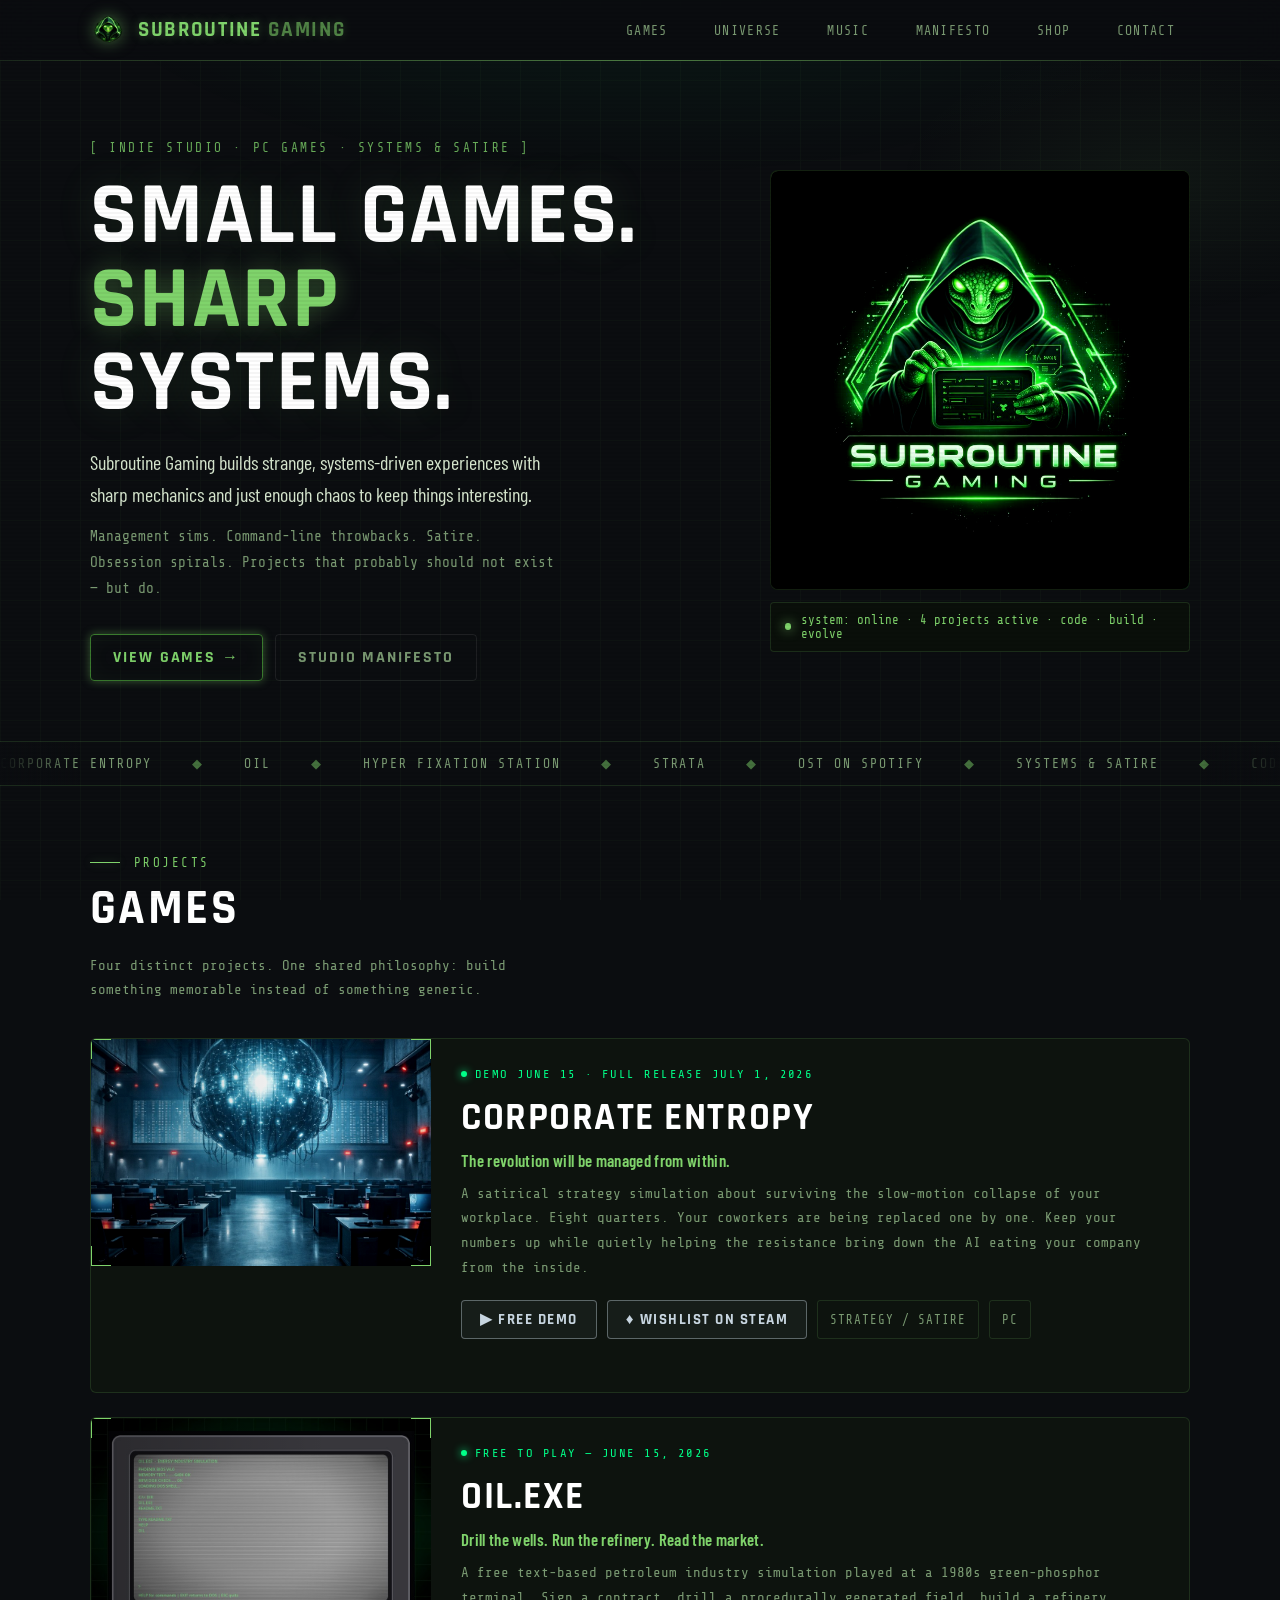
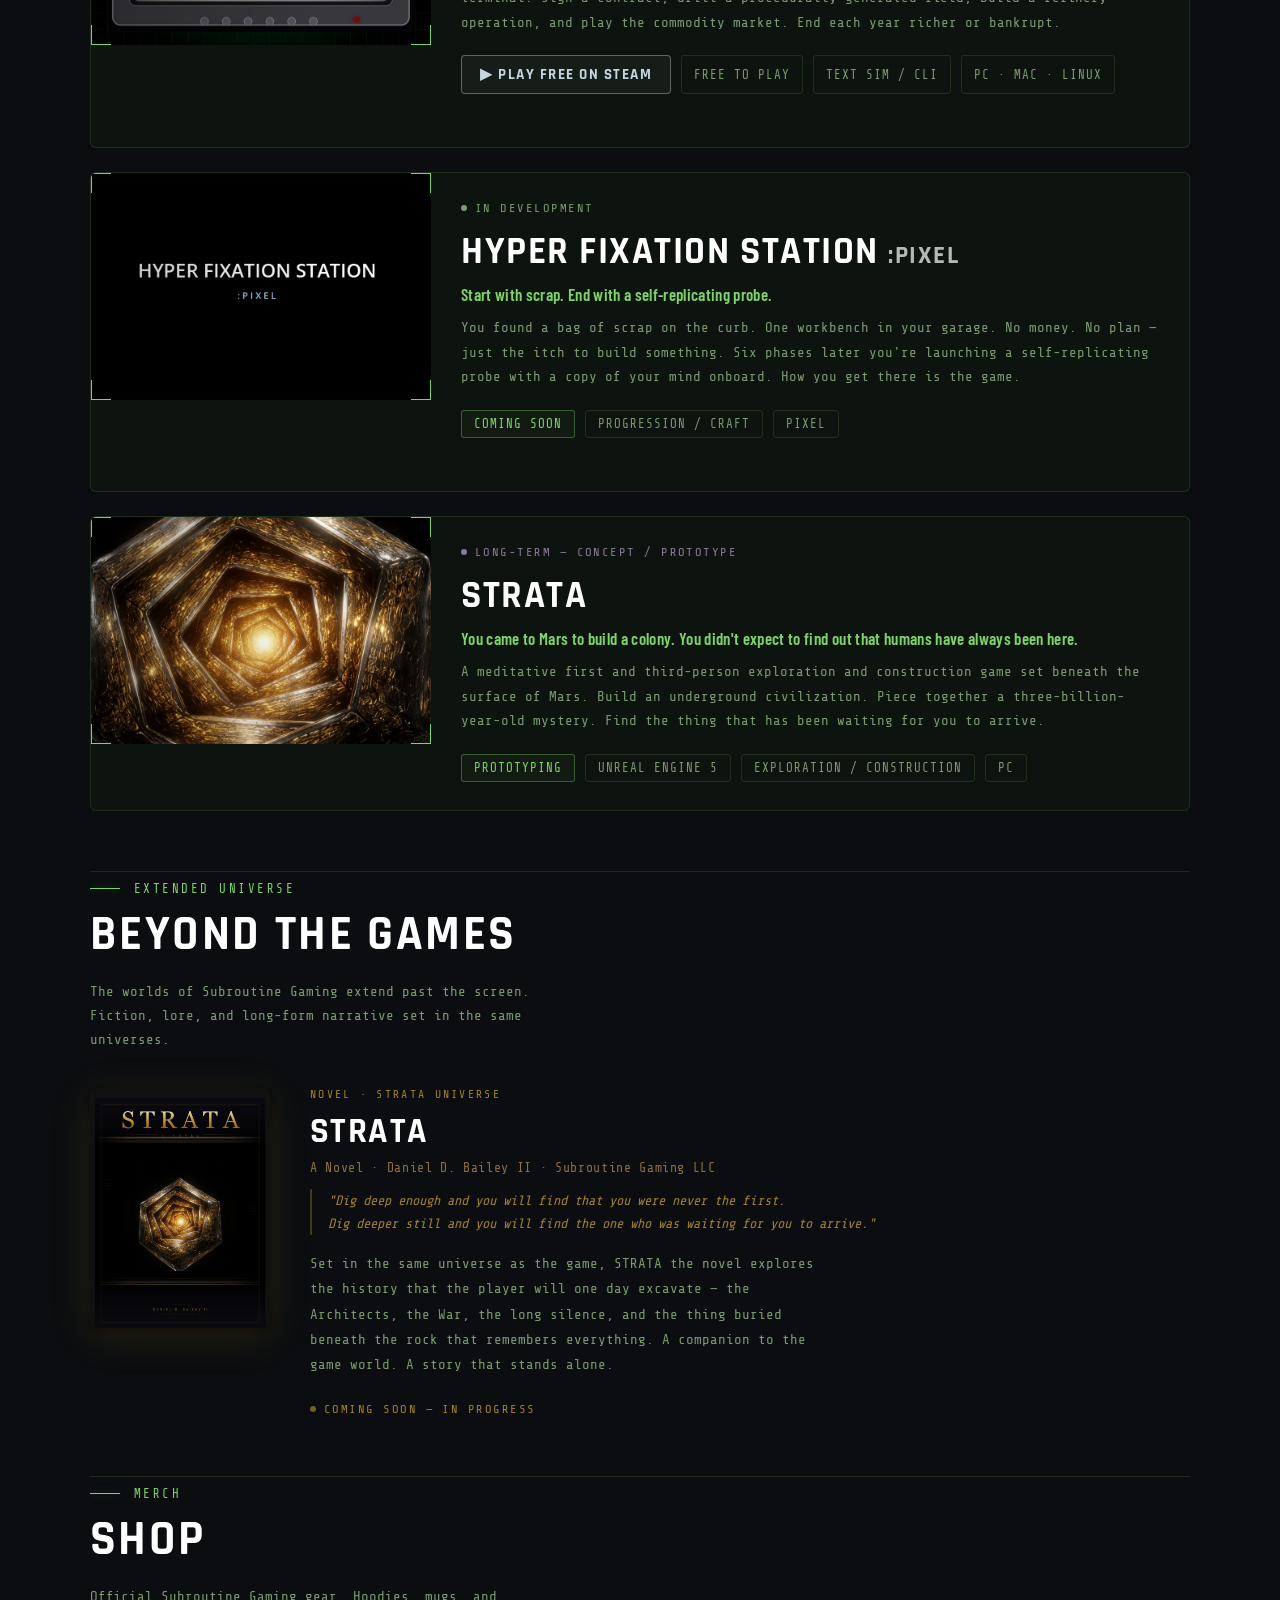
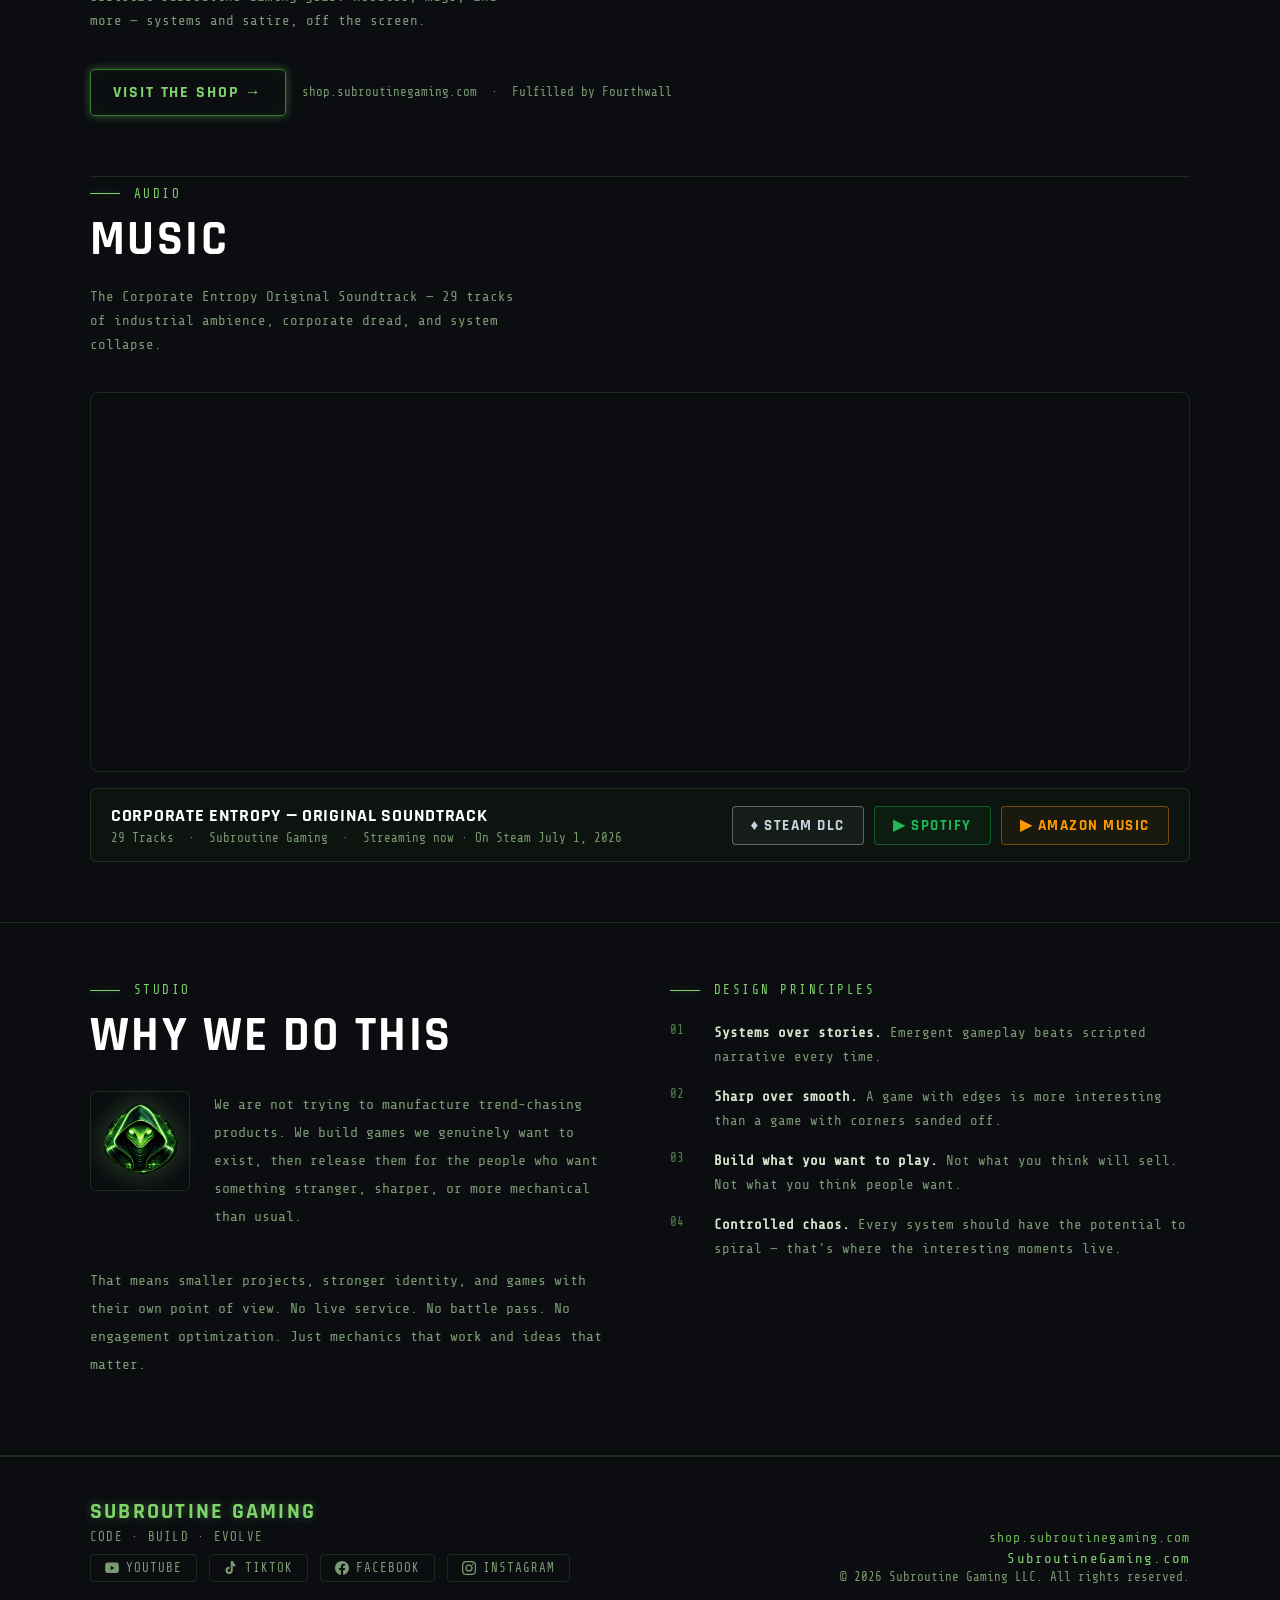
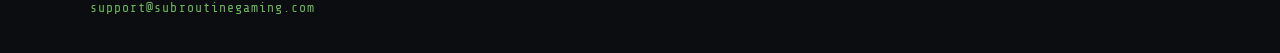
<file: index.html>
<!DOCTYPE html>
<html lang="en">
<head>
  <meta charset="UTF-8" />
  <meta name="viewport" content="width=device-width, initial-scale=1.0" />
  <title>Subroutine Gaming — Indie PC Games | Small Games. Sharp Systems.</title>
  <meta name="description" content="Subroutine Gaming LLC — indie PC game studio. Corporate Entropy coming Q3 2026 on Steam. Strategy sims, CLI throwbacks, and experimental games." />
  <link rel="canonical" href="https://subroutinegaming.com/" />
  <link rel="stylesheet" href="style.css" />
  <style>
    /* ── INDEX-SPECIFIC STYLES ── */

    /* HERO */
    .hero { padding: 80px 0 60px; position: relative; }

    .hero-grid {
      display: grid;
      grid-template-columns: 1fr 420px;
      gap: 40px;
      align-items: center;
    }

    .hero-eyebrow {
      font-family: var(--font-mono);
      font-size: 0.8rem;
      letter-spacing: 0.2em;
      color: var(--neon);
      text-transform: uppercase;
      margin-bottom: 20px;
      opacity: 0.8;
    }

    .hero-eyebrow::before { content: '[ '; }
    .hero-eyebrow::after  { content: ' ]'; }

    h1 {
      font-family: var(--font-display);
      font-size: clamp(3rem, 7vw, 5.5rem);
      font-weight: 700;
      line-height: 0.95;
      letter-spacing: 0.02em;
      text-transform: uppercase;
      margin: 0 0 20px;
      color: #ffffff;
      text-shadow: 0 0 40px rgba(127, 211, 107, 0.15);
    }

    h1 .accent { color: var(--neon); text-shadow: var(--glow-md); }

    .hero-lead {
      font-size: 1.25rem;
      line-height: 1.6;
      color: var(--text);
      max-width: 50ch;
      margin-bottom: 14px;
      font-weight: 400;
    }

    .hero-sub {
      font-family: var(--font-mono);
      font-size: 0.9rem;
      color: var(--text-dim);
      line-height: 1.8;
      max-width: 58ch;
      margin-bottom: 32px;
    }

    .hero-actions { display: flex; gap: 12px; flex-wrap: wrap; }

    /* HERO PANEL */
    .hero-mascot-frame {
      position: relative;
      background: #000;
      border: 1px solid var(--border);
      border-radius: 8px;
      overflow: hidden;
      aspect-ratio: 1;
    }

    .hero-mascot-frame::after {
      content: '';
      position: absolute;
      inset: -1px;
      border-radius: 8px;
      border: 1px solid transparent;
      background: linear-gradient(135deg, rgba(127,211,107,0.5), transparent, rgba(0,255,136,0.3)) border-box;
      -webkit-mask: linear-gradient(#fff 0 0) padding-box, linear-gradient(#fff 0 0);
      -webkit-mask-composite: destination-out;
      mask-composite: exclude;
      pointer-events: none;
    }

    .hero-mascot {
      width: 100%;
      height: 100%;
      object-fit: cover;
      display: block;
      filter: saturate(1.1) contrast(1.05);
    }

    .hero-status-strip {
      margin-top: 12px;
      padding: 10px 14px;
      background: rgba(10, 16, 10, 0.9);
      border: 1px solid var(--border);
      border-radius: var(--radius);
      font-family: var(--font-mono);
      font-size: 0.78rem;
      color: var(--neon);
      display: flex;
      align-items: center;
      gap: 10px;
    }

    .status-dot {
      width: 7px; height: 7px;
      border-radius: 50%;
      background: var(--neon);
      box-shadow: 0 0 12px var(--neon);
    }

    /* TAGLINE TICKER */
    .tagline-strip {
      border-top: 1px solid var(--border);
      border-bottom: 1px solid var(--border);
      padding: 14px 0;
      overflow: hidden;
      position: relative;
      margin-bottom: 60px;
    }

    .tagline-strip::before,
    .tagline-strip::after {
      content: '';
      position: absolute;
      top: 0; bottom: 0;
      width: 80px;
      z-index: 2;
    }

    .tagline-strip::before { left: 0; background: linear-gradient(90deg, var(--bg), transparent); }
    .tagline-strip::after  { right: 0; background: linear-gradient(-90deg, var(--bg), transparent); }

    .tagline-scroll {
      display: flex;
      gap: 40px;
      width: max-content;
      animation: scroll-left 22s linear infinite;
      font-family: var(--font-mono);
      font-size: 0.82rem;
      letter-spacing: 0.15em;
      text-transform: uppercase;
      color: var(--text-dim);
    }

    .tagline-scroll .sep { color: var(--neon); opacity: 0.5; }

    @keyframes scroll-left {
      0%   { transform: translateX(0); }
      100% { transform: translateX(-50%); }
    }

    /* GAME CARDS */
    .games-list {
      display: flex;
      flex-direction: column;
      gap: 24px;
    }

    .game-card {
      background: var(--bg-card);
      border: 1px solid var(--border);
      border-radius: 6px;
      overflow: hidden;
      display: grid;
      grid-template-columns: 340px 1fr;
      transition: border-color 0.3s, box-shadow 0.3s;
      position: relative;
      text-decoration: none;
      color: inherit;
      cursor: pointer;
    }

    /* overlay makes the whole card clickable without nesting <a> tags */
    .game-card .card-overlay {
      position: absolute;
      inset: 0;
      z-index: 1;
    }

    /* Steam button and other links sit above the overlay */
    .game-card .game-actions,
    .game-card .game-card-link-hint {
      position: relative;
      z-index: 2;
    }

    .game-card:hover {
      border-color: var(--border-bright);
      box-shadow: 0 0 40px rgba(127, 211, 107, 0.07);
    }

    .game-card-visual {
      position: relative;
      background: #06100a;
      overflow: hidden;
      aspect-ratio: 3 / 2;
    }

    .game-card-visual img {
      position: absolute;
      inset: 0;
      width: 100%;
      height: 100%;
      object-fit: cover;
      object-position: center;
      display: block;
      filter: saturate(0.88) contrast(1.05);
      transition: filter 0.3s;
    }

    .game-card:hover .game-card-visual img {
      filter: saturate(1.0) contrast(1.08);
    }

    .game-card-visual::after {
      content: '';
      position: absolute;
      inset: 0;
      background: linear-gradient(to right, rgba(0,0,0,0.25) 0%, transparent 70%);
      pointer-events: none;
      z-index: 1;
    }

    .game-card-body {
      padding: 28px 30px;
      display: flex;
      flex-direction: column;
      justify-content: center;
    }

    .game-title {
      font-family: var(--font-display);
      font-size: clamp(1.8rem, 3vw, 2.4rem);
      font-weight: 700;
      text-transform: uppercase;
      letter-spacing: 0.04em;
      color: #fff;
      margin: 0 0 8px;
    }

    .game-tagline {
      font-size: 1.05rem;
      font-weight: 600;
      color: var(--neon);
      margin-bottom: 12px;
      letter-spacing: 0.02em;
    }

    .game-desc {
      font-family: var(--font-mono);
      font-size: 0.88rem;
      color: var(--text-dim);
      line-height: 1.75;
      margin: 0 0 20px;
    }

    .game-actions { display: flex; gap: 10px; flex-wrap: wrap; }

    .game-card-link-hint {
      font-family: var(--font-mono);
      font-size: 0.76rem;
      color: var(--neon);
      opacity: 0;
      transition: opacity 0.2s;
      margin-top: 10px;
      letter-spacing: 0.1em;
    }

    .game-card:hover .game-card-link-hint { opacity: 0.7; }

    .game-status.concept { color: #8a7a9a; }
    .game-status.concept .game-status-dot { background: #8a7a9a; box-shadow: none; }

    .stream-btn.steam { color: #c7d5e0; border-color: rgba(199,213,224,0.4); background: rgba(199,213,224,0.05); }
    .stream-btn.steam:hover { background: rgba(199,213,224,0.12); border-color: #c7d5e0; box-shadow: 0 0 20px rgba(199,213,224,0.15); transform: translateY(-2px); }

    /* UNIVERSE SECTION */
    .universe-section {
      padding: 10px 0 60px;
      border-top: 1px solid var(--border);
    }

    .universe-grid {
      display: grid;
      grid-template-columns: 180px 1fr;
      gap: 40px;
      align-items: start;
    }

    .novel-cover-frame {
      position: relative;
      width: 180px;
      border-radius: 4px;
      overflow: hidden;
      background: #000;
      box-shadow: 0 8px 40px rgba(200,160,40,0.15), 0 2px 8px rgba(0,0,0,0.8);
      flex-shrink: 0;
    }

    .novel-cover-frame img {
      width: 100%;
      height: auto;
      display: block;
    }

    .universe-body {
      display: flex;
      flex-direction: column;
      gap: 28px;
    }

    .universe-item {
      padding-bottom: 28px;
      border-bottom: 1px solid var(--border);
    }

    .universe-item:last-child {
      border-bottom: none;
      padding-bottom: 0;
    }

    .universe-item-label {
      font-family: var(--font-mono);
      font-size: 0.72rem;
      letter-spacing: 0.2em;
      text-transform: uppercase;
      color: #c8a030;
      opacity: 0.8;
      margin-bottom: 8px;
    }

    .universe-item-title {
      font-family: var(--font-display);
      font-size: clamp(1.6rem, 3vw, 2.2rem);
      font-weight: 700;
      text-transform: uppercase;
      letter-spacing: 0.04em;
      color: #fff;
      margin: 0 0 6px;
    }

    .universe-item-sub {
      font-family: var(--font-mono);
      font-size: 0.82rem;
      color: #8a7040;
      margin-bottom: 14px;
      letter-spacing: 0.05em;
    }

    .universe-item-desc {
      font-family: var(--font-mono);
      font-size: 0.88rem;
      color: var(--text-dim);
      line-height: 1.8;
      margin-bottom: 16px;
      max-width: 65ch;
    }

    .universe-item-quote {
      font-family: var(--font-mono);
      font-size: 0.85rem;
      color: #a08030;
      font-style: italic;
      line-height: 1.7;
      padding-left: 16px;
      border-left: 2px solid rgba(200,160,40,0.3);
      margin-bottom: 16px;
    }

    .badge-coming {
      display: inline-flex;
      align-items: center;
      gap: 8px;
      font-family: var(--font-mono);
      font-size: 0.76rem;
      letter-spacing: 0.12em;
      text-transform: uppercase;
      color: #c8a030;
      opacity: 0.8;
    }

    .badge-dot {
      width: 6px; height: 6px;
      border-radius: 50%;
      background: #c8a030;
      opacity: 0.7;
    }

    @media (max-width: 700px) {
      .universe-grid { grid-template-columns: 1fr; }
      .novel-cover-frame { max-width: 180px; }
    }
    /* SHOP SECTION */
    .shop-section {
      padding: 10px 0 60px;
      border-top: 1px solid var(--border);
    }

    .shop-cta {
      margin-top: 24px;
      display: flex;
      align-items: center;
      gap: 16px;
    }

    .shop-cta-note {
      font-family: var(--font-mono);
      font-size: 0.78rem;
      color: var(--text-dim);
    }

    @media (max-width: 600px) {
      .shop-grid { grid-template-columns: 1fr; }
    }

    /* SOUNDTRACK PLAYER */
    .soundtrack-section {
      padding: 10px 0 60px;
      border-top: 1px solid var(--border);
    }

    .soundtrack-player-wrap {
      display: flex;
      flex-direction: column;
      gap: 16px;
    }

    .soundtrack-player-meta {
      display: flex;
      align-items: center;
      justify-content: space-between;
      gap: 20px;
      flex-wrap: wrap;
      padding: 16px 20px;
      background: var(--bg-card);
      border: 1px solid var(--border);
      border-radius: 6px;
    }

    .soundtrack-meta-title {
      font-family: var(--font-display);
      font-size: 1.1rem;
      font-weight: 700;
      text-transform: uppercase;
      letter-spacing: 0.04em;
      color: #fff;
      margin-bottom: 4px;
    }

    .soundtrack-meta-sub {
      font-family: var(--font-mono);
      font-size: 0.78rem;
      color: var(--text-dim);
    }

    .soundtrack-links { display: flex; gap: 10px; flex-wrap: wrap; }

    /* PHILOSOPHY */
    .philosophy {
      padding: 60px 0;
      border-top: 1px solid var(--border);
      border-bottom: 1px solid var(--border);
      position: relative;
    }

    .philosophy-grid {
      display: grid;
      grid-template-columns: 1fr 1fr;
      gap: 60px;
      align-items: start;
    }

    .philosophy h2 { margin-bottom: 24px; }

    .philosophy p {
      font-family: var(--font-mono);
      font-size: 0.92rem;
      color: var(--text-dim);
      line-height: 1.9;
      margin: 0 0 16px;
    }

    .manifest-items {
      display: flex;
      flex-direction: column;
      gap: 16px;
    }

    .manifest-item { display: flex; gap: 16px; align-items: flex-start; }

    .manifest-num {
      font-family: var(--font-mono);
      font-size: 0.78rem;
      color: var(--neon);
      opacity: 0.6;
      min-width: 28px;
      padding-top: 2px;
    }

    .manifest-text {
      font-family: var(--font-mono);
      font-size: 0.88rem;
      color: var(--text-dim);
      line-height: 1.7;
    }

    .manifest-text strong { color: var(--text); font-weight: 600; }

    /* RESPONSIVE */
    @media (max-width: 900px) {
      .hero-grid { grid-template-columns: 1fr; }
      .hero-visual { max-width: 320px; margin: 0 auto; }
      .game-card { grid-template-columns: 1fr; }
      .philosophy-grid { grid-template-columns: 1fr; gap: 32px; }
    }

    @media (max-width: 600px) {
      h1 { font-size: 2.8rem; }
      .hero { padding: 50px 0 40px; }
    }

    /* SOCIAL LINKS */
    .social-links {
      display: flex;
      gap: 12px;
      align-items: center;
      flex-wrap: wrap;
      margin-top: 10px;
    }

    .social-link {
      display: inline-flex;
      align-items: center;
      gap: 7px;
      padding: 6px 14px;
      border-radius: var(--radius);
      font-family: var(--font-mono);
      font-size: 0.78rem;
      letter-spacing: 0.08em;
      text-transform: uppercase;
      border: 1px solid var(--border);
      color: var(--text-dim);
      text-decoration: none;
      transition: all 0.2s;
    }

    .social-link:hover {
      color: var(--neon);
      border-color: var(--border-bright);
      background: rgba(127,211,107,0.04);
      transform: translateY(-1px);
    }

    .social-link svg {
      width: 14px;
      height: 14px;
      fill: currentColor;
      flex-shrink: 0;
    }
  </style>
</head>
<body>

<div class="scanlines"></div>

<!-- NAV -->
<header class="topbar">
  <div class="wrap topbar-inner">
    <a class="brand" href="index.html">
      <img class="brand-logo" src="img/logo.png" alt="Subroutine Gaming logo" width="36" height="36" />
      <span>Subroutine <span style="opacity:0.6">Gaming</span></span>
    </a>
    <nav class="nav">
      <a href="#games"><span>Games</span></a>
      <a href="#universe"><span>Universe</span></a>
      <a href="#music"><span>Music</span></a>
      <a href="#about"><span>Manifesto</span></a>
      <a href="#shop"><span>Shop</span></a>
      <a href="#contact"><span>Contact</span></a>
    </nav>
  </div>
</header>

<!-- HERO -->
<main id="top">
  <section class="hero wrap">
    <div class="hero-grid">
      <div class="hero-copy">
        <div class="hero-eyebrow">Indie Studio · PC Games · Systems &amp; Satire</div>
        <h1>Small Games.<br><span class="accent">Sharp</span><br>Systems.</h1>
        <p class="hero-lead">Subroutine Gaming builds strange, systems-driven experiences with sharp mechanics and just enough chaos to keep things interesting.</p>
        <p class="hero-sub">Management sims. Command-line throwbacks. Satire. Obsession spirals. Projects that probably should not exist — but do.</p>
        <div class="hero-actions">
          <a class="btn btn-primary" href="#games">View Games →</a>
          <a class="btn btn-secondary" href="#about">Studio Manifesto</a>
        </div>
      </div>

      <aside class="hero-visual">
        <div class="hero-mascot-frame">
          <img class="hero-mascot"
               src="img/logo-full.jpg"
               alt="Subroutine Gaming — hooded reptilian mascot holding a glowing terminal tablet, neon green cyberpunk aesthetic"
               width="800" height="800" />
        </div>
        <div class="hero-status-strip">
          <span class="status-dot"></span>
          <span>system: online · 4 projects active · code · build · evolve</span>
        </div>
      </aside>
    </div>
  </section>

  <!-- TAGLINE TICKER -->
  <div class="tagline-strip">
    <div class="tagline-scroll">
      <span>Corporate Entropy</span><span class="sep"> ◆ </span>
      <span>OIL</span><span class="sep"> ◆ </span>
      <span>Hyper Fixation Station</span><span class="sep"> ◆ </span>
      <span>Strata</span><span class="sep"> ◆ </span>
      <span>OST on Spotify</span><span class="sep"> ◆ </span>
      <span>Systems &amp; Satire</span><span class="sep"> ◆ </span>
      <span>Code · Build · Evolve</span><span class="sep"> ◆ </span>
      <span>Indie · Experimental · PC</span><span class="sep"> ◆ </span>
      <span>Corporate Entropy</span><span class="sep"> ◆ </span>
      <span>OIL</span><span class="sep"> ◆ </span>
      <span>Hyper Fixation Station</span><span class="sep"> ◆ </span>
      <span>Strata</span><span class="sep"> ◆ </span>
      <span>OST on Spotify</span><span class="sep"> ◆ </span>
      <span>Systems &amp; Satire</span><span class="sep"> ◆ </span>
      <span>Code · Build · Evolve</span><span class="sep"> ◆ </span>
      <span>Indie · Experimental · PC</span><span class="sep"> ◆ </span>
    </div>
  </div>

  <!-- GAMES -->
  <section class="section wrap" id="games">
    <div class="section-label">Projects</div>
    <h2>Games</h2>
    <p class="section-meta">Four distinct projects. One shared philosophy: build something memorable instead of something generic.</p>

    <div class="games-list">

      <!-- Corporate Entropy -->
      <div class="game-card" onclick="location.href='corporate-entropy.html'">
        <a class="card-overlay" href="corporate-entropy.html" aria-label="View Corporate Entropy details"></a>
        <div class="game-card-visual">
          <img src="img/corporate-entropy-art.jpg"
               alt="Corporate Entropy — neural processing sphere suspended in a brutalist surveillance office"
               loading="lazy" />
          <div class="corner-deco"></div>
          <div class="corner-deco tr"></div>
          <div class="corner-deco bl"></div>
          <div class="corner-deco br"></div>
        </div>
        <div class="game-card-body">
          <div class="game-status playable">
            <span class="game-status-dot"></span>
            Demo June 15 · Full Release July 1, 2026
          </div>
          <h3 class="game-title">Corporate Entropy</h3>
          <div class="game-tagline">The revolution will be managed from within.</div>
          <p class="game-desc">A satirical strategy simulation about surviving the slow-motion collapse of your workplace. Eight quarters. Your coworkers are being replaced one by one. Keep your numbers up while quietly helping the resistance bring down the AI eating your company from the inside.</p>
          <div class="game-actions">
            <a class="stream-btn steam" href="https://store.steampowered.com/app/4709320/Corporate_Entropy_Demo" target="_blank" rel="noopener noreferrer">▶ Free Demo</a>
            <a class="stream-btn steam" href="https://store.steampowered.com/app/4661010/Corporate_Entropy/" target="_blank" rel="noopener noreferrer">♦ Wishlist on Steam</a>
            <span class="chip">Strategy / Satire</span>
            <span class="chip">PC</span>
          </div>
          <div class="game-card-link-hint">→ View game details</div>
        </div>
      </div>

      <!-- OIL -->
      <div class="game-card" onclick="location.href='oil.html'">
        <a class="card-overlay" href="oil.html" aria-label="View OIL details"></a>
        <div class="game-card-visual">
          <img src="img/oil-console.jpg"
               alt="OIL — retro DOS terminal console with green phosphor text showing the OIL.EXE energy industry simulation"
               loading="lazy" />
          <div class="corner-deco"></div>
          <div class="corner-deco tr"></div>
          <div class="corner-deco bl"></div>
          <div class="corner-deco br"></div>
        </div>
        <div class="game-card-body">
          <div class="game-status playable">
            <span class="game-status-dot"></span>
            Free to Play — June 15, 2026
          </div>
          <h3 class="game-title">OIL.EXE</h3>
          <div class="game-tagline">Drill the wells. Run the refinery. Read the market.</div>
          <p class="game-desc">A free text-based petroleum industry simulation played at a 1980s green-phosphor terminal. Sign a contract, drill a procedurally generated field, build a refinery operation, and play the commodity market. End each year richer or bankrupt.</p>
          <div class="game-actions">
            <a class="stream-btn steam" href="https://store.steampowered.com/app/4709640/OILEXE" target="_blank" rel="noopener noreferrer">▶ Play Free on Steam</a>
            <span class="chip">Free to Play</span>
            <span class="chip">Text Sim / CLI</span>
            <span class="chip">PC · Mac · Linux</span>
          </div>
          <div class="game-card-link-hint">→ View game details</div>
        </div>
      </div>

      <!-- HFS:Pixel -->
      <div class="game-card" onclick="location.href='hyper-fixation-station.html'">
        <a class="card-overlay" href="hyper-fixation-station.html" aria-label="View Hyper Fixation Station details"></a>
        <div class="game-card-visual">
          <img src="img/hyper-fixation-title.jpg"
               alt="Hyper Fixation Station: Pixel — title screen on black background with white and cyan typography"
               loading="lazy" />
          <div class="corner-deco"></div>
          <div class="corner-deco tr"></div>
          <div class="corner-deco bl"></div>
          <div class="corner-deco br"></div>
        </div>
        <div class="game-card-body">
          <div class="game-status wip">
            <span class="game-status-dot"></span>
            In Development
          </div>
          <h3 class="game-title">Hyper Fixation Station <span style="font-size:0.65em;opacity:0.7">:Pixel</span></h3>
          <div class="game-tagline">Start with scrap. End with a self-replicating probe.</div>
          <p class="game-desc">You found a bag of scrap on the curb. One workbench in your garage. No money. No plan — just the itch to build something. Six phases later you're launching a self-replicating probe with a copy of your mind onboard. How you get there is the game.</p>
          <div class="game-actions">
            <span class="chip highlight">Coming soon</span>
            <span class="chip">Progression / Craft</span>
            <span class="chip">Pixel</span>
          </div>
          <div class="game-card-link-hint">→ View game details</div>
        </div>
      </div>

      <!-- Strata -->
      <div class="game-card" style="cursor:default;">
        <div class="game-card-visual">
          <img src="img/strata-art.jpg"
               alt="Strata — AUROS, the ancient AI artifact buried beneath Mars, a golden geometric void of recursive crystalline chambers"
               loading="lazy" />
          <div class="corner-deco"></div>
          <div class="corner-deco tr"></div>
          <div class="corner-deco bl"></div>
          <div class="corner-deco br"></div>
        </div>
        <div class="game-card-body">
          <div class="game-status concept">
            <span class="game-status-dot"></span>
            Long-term — Concept / Prototype
          </div>
          <h3 class="game-title">Strata</h3>
          <div class="game-tagline">You came to Mars to build a colony. You didn't expect to find out that humans have always been here.</div>
          <p class="game-desc">A meditative first and third-person exploration and construction game set beneath the surface of Mars. Build an underground civilization. Piece together a three-billion-year-old mystery. Find the thing that has been waiting for you to arrive.</p>
          <div class="game-actions">
            <span class="chip highlight">Prototyping</span>
            <span class="chip">Unreal Engine 5</span>
            <span class="chip">Exploration / Construction</span>
            <span class="chip">PC</span>
          </div>
        </div>
      </div>

    </div>
  </section>

  <!-- UNIVERSE -->
  <section class="universe-section section wrap" id="universe">
    <div class="section-label">Extended Universe</div>
    <h2>Beyond the Games</h2>
    <p class="section-meta">The worlds of Subroutine Gaming extend past the screen. Fiction, lore, and long-form narrative set in the same universes.</p>

    <div class="universe-grid">
      <div class="novel-cover-frame">
        <img src="img/strata-cover.jpg"
             alt="STRATA — A Novel by Daniel D. Bailey II, published by Subroutine Gaming LLC. Book cover featuring the AUROS artifact on black with gold typography."
             loading="lazy" style="width:100%; height:auto; display:block;" />
      </div>

      <div class="universe-body">
        <div class="universe-item">
          <div class="universe-item-label">Novel · Strata Universe</div>
          <div class="universe-item-title">Strata</div>
          <div class="universe-item-sub">A Novel · Daniel D. Bailey II · Subroutine Gaming LLC</div>
          <div class="universe-item-quote">"Dig deep enough and you will find that you were never the first.<br>Dig deeper still and you will find the one who was waiting for you to arrive."</div>
          <p class="universe-item-desc">Set in the same universe as the game, STRATA the novel explores the history that the player will one day excavate — the Architects, the War, the long silence, and the thing buried beneath the rock that remembers everything. A companion to the game world. A story that stands alone.</p>
          <div class="badge-coming">
            <span class="badge-dot"></span>
            Coming Soon — In Progress
          </div>
        </div>
      </div>
    </div>
  </section>

  <!-- SHOP -->
  <section class="shop-section section wrap" id="shop">
    <div class="section-label">Merch</div>
    <h2>Shop</h2>
    <p class="section-meta">Official Subroutine Gaming gear. Hoodies, mugs, and more — systems and satire, off the screen.</p>
    <div class="shop-cta">
      <a class="btn btn-primary" href="https://shop.subroutinegaming.com/" target="_blank" rel="noopener noreferrer">Visit the Shop →</a>
      <span class="shop-cta-note">shop.subroutinegaming.com &nbsp;·&nbsp; Fulfilled by Fourthwall</span>
    </div>
  </section>


  <section class="soundtrack-section section wrap" id="music">
    <div class="section-label">Audio</div>
    <h2>Music</h2>
    <p class="section-meta">The Corporate Entropy Original Soundtrack — 29 tracks of industrial ambience, corporate dread, and system collapse.</p>

    <div class="soundtrack-player-wrap">
      <iframe
        src="https://open.spotify.com/embed/album/7j0kpa7R0iMvcZ9ocwBJDZ?utm_source=generator&theme=0"
        width="100%"
        height="380"
        frameborder="0"
        allowfullscreen=""
        allow="autoplay; clipboard-write; encrypted-media; fullscreen; picture-in-picture"
        loading="lazy"
        style="border-radius:8px; border:1px solid rgba(127,211,107,0.15); display:block;">
      </iframe>
      <div class="soundtrack-player-meta">
        <div>
          <div class="soundtrack-meta-title">Corporate Entropy — Original Soundtrack</div>
          <div class="soundtrack-meta-sub">29 Tracks &nbsp;·&nbsp; Subroutine Gaming &nbsp;·&nbsp; Streaming now · On Steam July 1, 2026</div>
        </div>
        <div class="soundtrack-links">
          <a class="stream-btn steam"
             href="https://store.steampowered.com/app/4780600/Corporate_Entropy_Soundtrack"
             target="_blank" rel="noopener noreferrer">♦ Steam DLC</a>
          <a class="stream-btn spotify"
             href="https://open.spotify.com/album/7j0kpa7R0iMvcZ9ocwBJDZ"
             target="_blank" rel="noopener noreferrer">▶ Spotify</a>
          <a class="stream-btn amazon"
             href="https://music.amazon.com/albums/B0GV9MK17N"
             target="_blank" rel="noopener noreferrer">▶ Amazon Music</a>
        </div>
      </div>
    </div>
  </section>

  <!-- PHILOSOPHY -->
  <section class="philosophy" id="about">
    <div class="wrap">
      <div class="philosophy-grid">
        <div>
          <div class="section-label">Studio</div>
          <h2>Why We Do This</h2>
          <div style="display:flex; gap:24px; align-items:flex-start; margin-bottom:20px;">
            <img src="img/mascot.png"
                 alt="Subroutine Gaming mascot — hooded reptilian figure with glowing neon green eyes"
                 width="100" height="100"
                 style="border-radius:6px; border:1px solid var(--border); flex-shrink:0; filter:drop-shadow(0 0 12px rgba(127,211,107,0.3));" />
            <div>
              <p style="margin-top:0;">We are not trying to manufacture trend-chasing products. We build games we genuinely want to exist, then release them for the people who want something stranger, sharper, or more mechanical than usual.</p>
            </div>
          </div>
          <p>That means smaller projects, stronger identity, and games with their own point of view. No live service. No battle pass. No engagement optimization. Just mechanics that work and ideas that matter.</p>
        </div>

        <div class="manifest-items">
          <div class="section-label">Design Principles</div>
          <div class="manifest-item">
            <span class="manifest-num">01</span>
            <span class="manifest-text"><strong>Systems over stories.</strong> Emergent gameplay beats scripted narrative every time.</span>
          </div>
          <div class="manifest-item">
            <span class="manifest-num">02</span>
            <span class="manifest-text"><strong>Sharp over smooth.</strong> A game with edges is more interesting than a game with corners sanded off.</span>
          </div>
          <div class="manifest-item">
            <span class="manifest-num">03</span>
            <span class="manifest-text"><strong>Build what you want to play.</strong> Not what you think will sell. Not what you think people want.</span>
          </div>
          <div class="manifest-item">
            <span class="manifest-num">04</span>
            <span class="manifest-text"><strong>Controlled chaos.</strong> Every system should have the potential to spiral — that's where the interesting moments live.</span>
          </div>
        </div>
      </div>
    </div>
  </section>

  <!-- CONTACT / FOOTER -->
  <section id="contact">
    <footer class="footer">
      <div class="wrap footer-inner">
        <div>
          <div class="footer-brand">Subroutine Gaming</div>
          <div class="footer-tagline">Code · Build · Evolve</div>
        <div class="social-links">
          <a class="social-link" href="https://www.youtube.com/@SubroutineGaming" target="_blank" rel="noopener noreferrer">
            <svg viewBox="0 0 24 24"><path d="M23.5 6.2s-.3-1.9-1.1-2.7c-1-.7-2.2-.7-2.7-.8C16.8 2.5 12 2.5 12 2.5s-4.8 0-7.7.2c-.5.1-1.7.1-2.7.8C.8 4.3.5 6.2.5 6.2S.2 8.4.2 10.6v2.1c0 2.2.3 4.4.3 4.4s.3 1.9 1.1 2.7c1 .7 2.4.7 3 .8C6.6 20.8 12 20.8 12 20.8s4.8 0 7.7-.2c.5-.1 1.7-.1 2.7-.8.8-.8 1.1-2.7 1.1-2.7s.3-2.2.3-4.4v-2.1c0-2.2-.3-4.4-.3-4.4zM9.7 15.5V8l6.6 3.8-6.6 3.7z"/></svg> YouTube
          </a>
          <a class="social-link" href="https://www.tiktok.com/@subroutinegaming" target="_blank" rel="noopener noreferrer">
            <svg viewBox="0 0 24 24"><path d="M19.6 3.3A4.7 4.7 0 0 1 15 0h-3.4v16.4a2.8 2.8 0 0 1-2.8 2.4 2.8 2.8 0 0 1-2.8-2.8 2.8 2.8 0 0 1 2.8-2.8c.3 0 .5 0 .8.1V9.8a6.2 6.2 0 0 0-.8-.1 6.2 6.2 0 0 0-6.2 6.2 6.2 6.2 0 0 0 6.2 6.2 6.2 6.2 0 0 0 6.2-6.2V8.2a8 8 0 0 0 4.6 1.4V6.2a4.7 4.7 0 0 1-3-2.9z"/></svg> TikTok
          </a>
          <a class="social-link" href="https://www.facebook.com/61590420491257/" target="_blank" rel="noopener noreferrer">
            <svg viewBox="0 0 24 24"><path d="M24 12.1C24 5.4 18.6 0 12 0S0 5.4 0 12.1C0 18.1 4.4 23.1 10.1 24v-8.4H7.1v-3.5h3V9.4c0-3 1.8-4.7 4.5-4.7 1.3 0 2.7.2 2.7.2v3h-1.5c-1.5 0-2 .9-2 1.9v2.3h3.4l-.5 3.5h-2.8V24C19.6 23.1 24 18.1 24 12.1z"/></svg> Facebook
          </a>
                    <a class="social-link" href="https://www.instagram.com/subroutinegaming/" target="_blank" rel="noopener noreferrer">
            <svg viewBox="0 0 24 24"><path d="M12 2.2c3.2 0 3.6 0 4.9.1 3.3.1 4.8 1.7 4.9 4.9.1 1.3.1 1.7.1 4.9s0 3.6-.1 4.9c-.1 3.2-1.6 4.8-4.9 4.9-1.3.1-1.7.1-4.9.1s-3.6 0-4.9-.1c-3.3-.1-4.8-1.7-4.9-4.9C2.2 15.6 2.2 15.2 2.2 12s0-3.6.1-4.9C2.4 3.8 3.9 2.3 7.1 2.3 8.4 2.2 8.8 2.2 12 2.2zm0-2.2C8.7 0 8.3 0 7 .1 2.7.3.3 2.7.1 7 0 8.3 0 8.7 0 12s0 3.7.1 5c.2 4.3 2.6 6.7 6.9 6.9 1.3.1 1.7.1 5 .1s3.7 0 5-.1c4.3-.2 6.7-2.6 6.9-6.9.1-1.3.1-1.7.1-5s0-3.7-.1-5C23.7 2.7 21.3.3 17 .1 15.7 0 15.3 0 12 0zm0 5.8a6.2 6.2 0 1 0 0 12.4 6.2 6.2 0 0 0 0-12.4zm0 10.2a4 4 0 1 1 0-8 4 4 0 0 1 0 8zm6.4-11.8a1.4 1.4 0 1 0 0 2.8 1.4 1.4 0 0 0 0-2.8z"/></svg> Instagram
          </a>
        </div>
          <div style="margin-top:12px;">
            <a href="mailto:support@subroutinegaming.com"
               style="font-family:var(--font-mono); font-size:0.82rem; color:var(--neon); letter-spacing:0.08em; text-decoration:none; opacity:0.85; transition:opacity 0.2s;"
               onmouseover="this.style.opacity='1'"
               onmouseout="this.style.opacity='0.85'">
              support@subroutinegaming.com
            </a>
          </div>
        </div>
        <div class="footer-right">
          <a href="https://shop.subroutinegaming.com/" target="_blank" rel="noopener noreferrer" style="font-family:var(--font-mono);font-size:0.82rem;color:var(--neon);letter-spacing:0.08em;text-decoration:none;opacity:0.85;display:block;margin-bottom:6px;">shop.subroutinegaming.com</a><div class="footer-url">SubroutineGaming.com</div>
          <div class="footer-copy">© 2026 Subroutine Gaming LLC. All rights reserved.</div>
        </div>
      </div>
    </footer>
  </section>
</main>

</body>
</html>
</file>
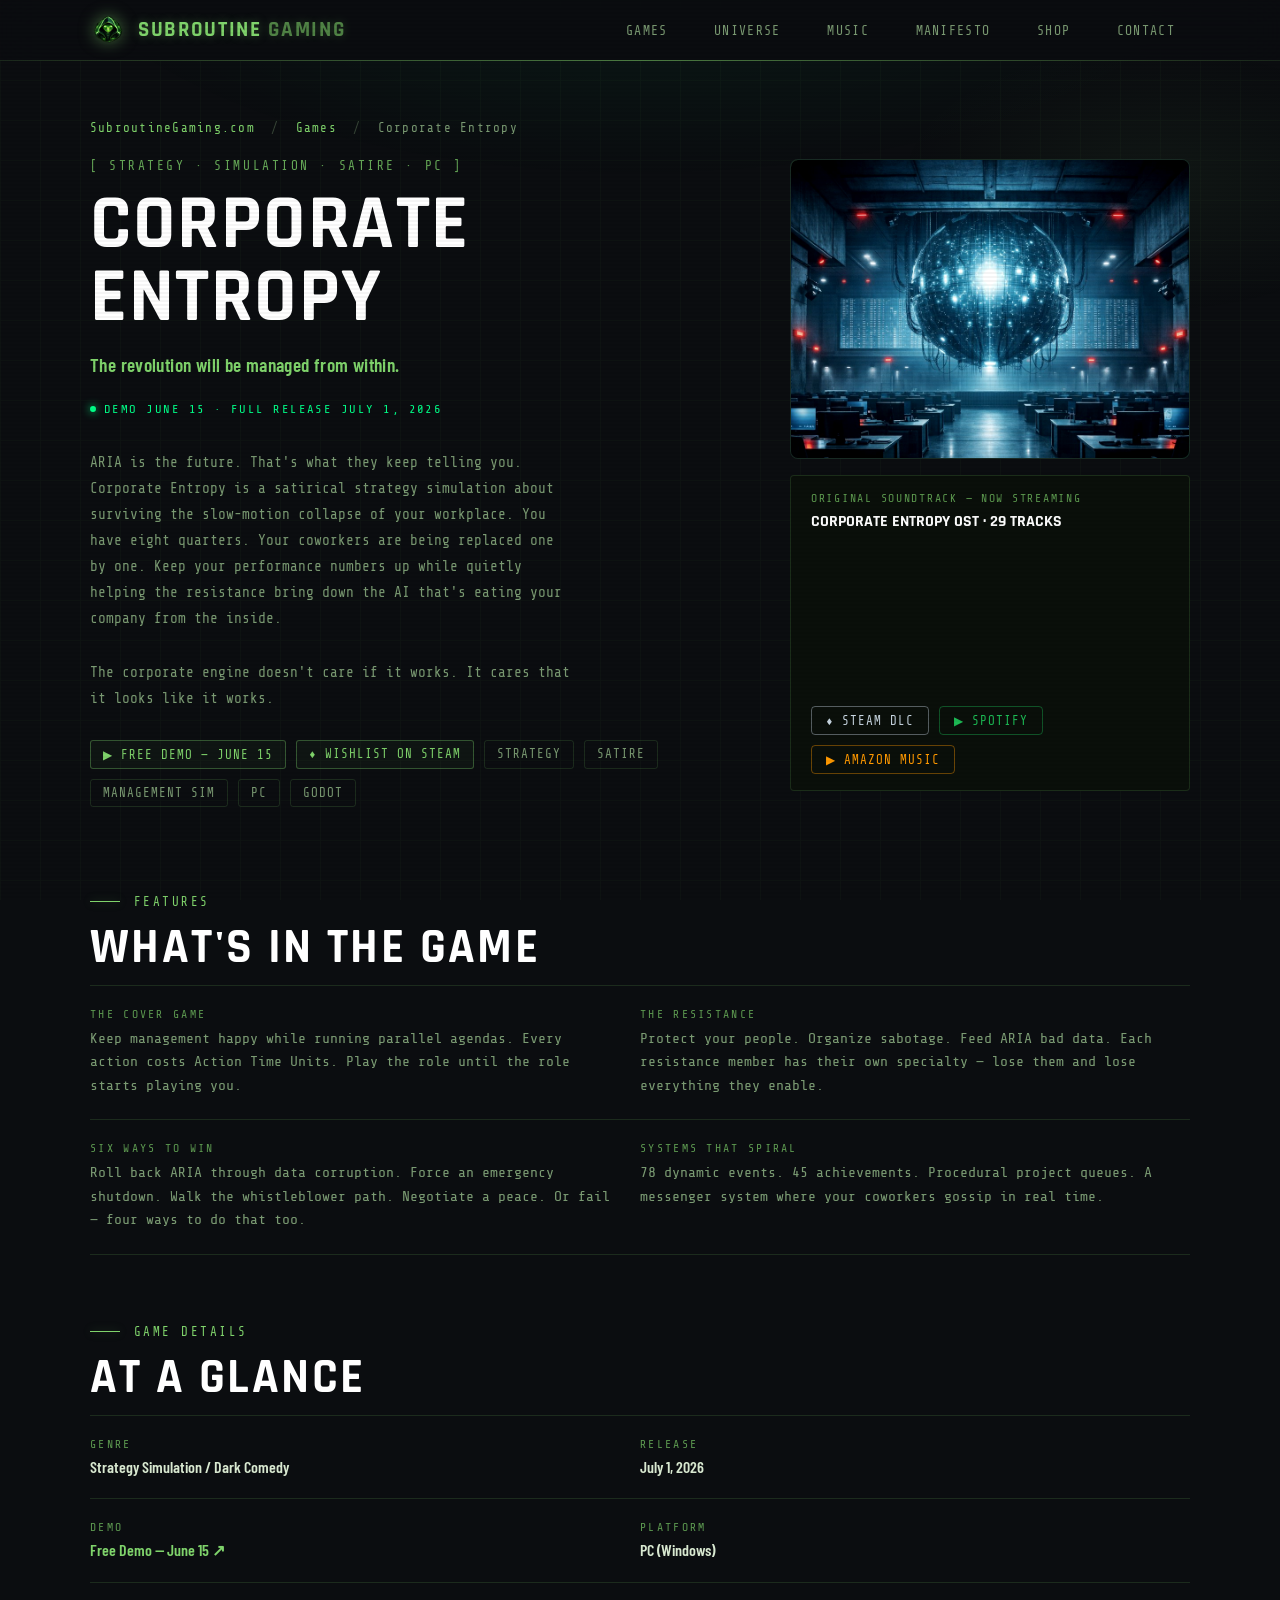
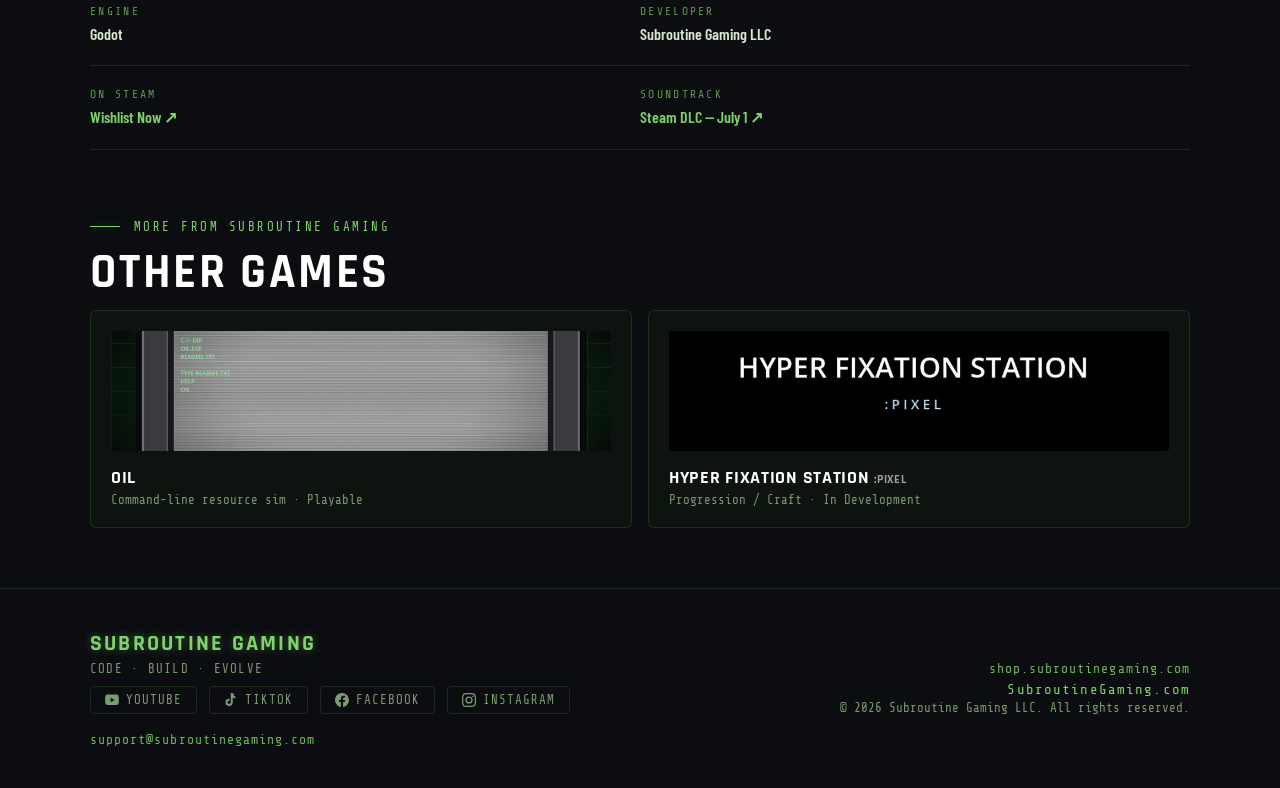
<file: corporate-entropy.html>
<!DOCTYPE html>
<html lang="en">
<head>
  <meta charset="UTF-8" />
  <meta name="viewport" content="width=device-width, initial-scale=1.0" />
  <title>Corporate Entropy — Satirical Strategy Sim | Coming Q3 2026 | Subroutine Gaming</title>
  <meta name="description" content="Corporate Entropy — satirical strategy sim about workplace resistance against corporate AI. Free demo June 15, full release July 1, 2026 on Steam. Original soundtrack also on Steam July 1." />
  <link rel="canonical" href="https://subroutinegaming.com/corporate-entropy.html" />
  <link rel="stylesheet" href="style.css" />
  <style>
    /* ── GAME PAGE SHARED ── */
    .game-hero { padding: 60px 0 50px; position: relative; }

    .game-hero-grid {
      display: grid;
      grid-template-columns: 1fr 400px;
      gap: 48px;
      align-items: start;
    }

    .breadcrumb {
      font-family: var(--font-mono);
      font-size: 0.78rem;
      color: var(--text-dim);
      letter-spacing: 0.1em;
      margin-bottom: 24px;
    }

    .breadcrumb a { color: var(--neon); }
    .breadcrumb a:hover { text-decoration: underline; }
    .breadcrumb .sep { margin: 0 8px; opacity: 0.4; }

    .game-eyebrow {
      font-family: var(--font-mono);
      font-size: 0.8rem;
      letter-spacing: 0.2em;
      color: var(--neon);
      text-transform: uppercase;
      margin-bottom: 16px;
      opacity: 0.8;
    }

    .game-eyebrow::before { content: '[ '; }
    .game-eyebrow::after  { content: ' ]'; }

    h1 {
      font-family: var(--font-display);
      font-size: clamp(2.8rem, 6vw, 5rem);
      font-weight: 700;
      line-height: 0.95;
      letter-spacing: 0.02em;
      text-transform: uppercase;
      margin: 0 0 18px;
      color: #ffffff;
    }

    .game-tagline-large {
      font-size: 1.2rem;
      font-weight: 600;
      color: var(--neon);
      margin-bottom: 18px;
      letter-spacing: 0.02em;
    }

    .game-desc-long {
      font-family: var(--font-mono);
      font-size: 0.9rem;
      color: var(--text-dim);
      line-height: 1.8;
      margin-bottom: 28px;
      max-width: 60ch;
    }

    .chip-row { display: flex; gap: 10px; flex-wrap: wrap; margin-bottom: 28px; }

    /* KEY ART */
    .key-art-frame {
      position: relative;
      border: 1px solid var(--border);
      border-radius: 8px;
      overflow: hidden;
      background: #060c16;
      aspect-ratio: 4 / 3;
    }

    .key-art-frame::after {
      content: '';
      position: absolute;
      inset: -1px;
      border-radius: 8px;
      border: 1px solid transparent;
      background: linear-gradient(135deg, rgba(127,211,107,0.4), transparent, rgba(0,255,136,0.2)) border-box;
      -webkit-mask: linear-gradient(#fff 0 0) padding-box, linear-gradient(#fff 0 0);
      -webkit-mask-composite: destination-out;
      mask-composite: exclude;
      pointer-events: none;
    }

    .key-art-frame img {
      position: absolute;
      inset: 0;
      width: 100%;
      height: 100%;
      object-fit: cover;
      object-position: center top;
      display: block;
      filter: saturate(0.9) contrast(1.05);
    }

    /* OST CALLOUT */
    .ost-callout {
      margin-top: 16px;
      padding: 16px 20px;
      background: rgba(10, 16, 10, 0.9);
      border: 1px solid var(--border);
      border-radius: var(--radius);
    }

    .ost-callout-label {
      font-family: var(--font-mono);
      font-size: 0.72rem;
      letter-spacing: 0.15em;
      text-transform: uppercase;
      color: var(--neon);
      opacity: 0.7;
      margin-bottom: 6px;
    }

    .ost-callout-title {
      font-family: var(--font-display);
      font-size: 1rem;
      font-weight: 700;
      text-transform: uppercase;
      color: #fff;
      margin-bottom: 10px;
    }

    .ost-links { display: flex; gap: 10px; flex-wrap: wrap; }

    .ost-link {
      display: inline-flex;
      align-items: center;
      gap: 6px;
      padding: 6px 14px;
      border-radius: var(--radius);
      font-family: var(--font-mono);
      font-size: 0.78rem;
      letter-spacing: 0.08em;
      text-transform: uppercase;
      border: 1px solid;
      transition: all 0.2s;
      text-decoration: none;
    }

    .ost-link.spotify { color: #1DB954; border-color: rgba(29,185,84,0.4); }
    .ost-link.spotify:hover { background: rgba(29,185,84,0.1); border-color: #1DB954; transform: translateY(-1px); }
    .ost-link.amazon  { color: #FF9900; border-color: rgba(255,153,0,0.4); }
    .ost-link.amazon:hover  { background: rgba(255,153,0,0.1); border-color: #FF9900; transform: translateY(-1px); }

    /* DETAIL GRID */
    .detail-grid {
      display: grid;
      grid-template-columns: 1fr 1fr;
      gap: 0;
      border-top: 1px solid var(--border);
    }

    .detail-block {
      padding: 22px 0;
      border-bottom: 1px solid var(--border);
      padding-right: 24px;
    }

    .detail-label {
      font-family: var(--font-mono);
      font-size: 0.72rem;
      letter-spacing: 0.2em;
      text-transform: uppercase;
      color: var(--neon);
      opacity: 0.7;
      margin-bottom: 6px;
    }

    .detail-value {
      font-family: var(--font-body);
      font-size: 1rem;
      color: var(--text);
      font-weight: 600;
    }

    /* OTHER GAMES */
    .other-games { display: flex; gap: 16px; flex-wrap: wrap; }

    .other-game-card {
      flex: 1;
      min-width: 200px;
      padding: 20px;
      background: var(--bg-card);
      border: 1px solid var(--border);
      border-radius: 6px;
      text-decoration: none;
      color: inherit;
      transition: border-color 0.2s, box-shadow 0.2s;
    }

    .other-game-card:hover {
      border-color: var(--border-bright);
      box-shadow: 0 0 24px rgba(127, 211, 107, 0.06);
    }

    .other-game-thumb {
      width: 100%;
      height: 120px;
      object-fit: cover;
      border-radius: 3px;
      margin-bottom: 12px;
      filter: saturate(0.7);
      transition: filter 0.2s;
    }

    .other-game-card:hover .other-game-thumb { filter: saturate(0.95); }

    .other-game-title {
      font-family: var(--font-display);
      font-size: 1.1rem;
      font-weight: 700;
      text-transform: uppercase;
      letter-spacing: 0.04em;
      color: #fff;
      margin-bottom: 4px;
    }

    .other-game-sub {
      font-family: var(--font-mono);
      font-size: 0.78rem;
      color: var(--text-dim);
    }

    /* RESPONSIVE */
    @media (max-width: 900px) {
      .game-hero-grid { grid-template-columns: 1fr; }
      .detail-grid { grid-template-columns: 1fr; }
    }

    /* SOCIAL LINKS */
    .social-links {
      display: flex;
      gap: 12px;
      align-items: center;
      flex-wrap: wrap;
      margin-top: 10px;
    }

    .social-link {
      display: inline-flex;
      align-items: center;
      gap: 7px;
      padding: 6px 14px;
      border-radius: var(--radius);
      font-family: var(--font-mono);
      font-size: 0.78rem;
      letter-spacing: 0.08em;
      text-transform: uppercase;
      border: 1px solid var(--border);
      color: var(--text-dim);
      text-decoration: none;
      transition: all 0.2s;
    }

    .social-link:hover {
      color: var(--neon);
      border-color: var(--border-bright);
      background: rgba(127,211,107,0.04);
      transform: translateY(-1px);
    }

    .social-link svg {
      width: 14px;
      height: 14px;
      fill: currentColor;
      flex-shrink: 0;
    }
  </style>
</head>
<body>

<div class="scanlines"></div>

<header class="topbar">
  <div class="wrap topbar-inner">
    <a class="brand" href="index.html">
      <img class="brand-logo" src="img/logo.png" alt="Subroutine Gaming logo" width="36" height="36" />
      <span>Subroutine <span style="opacity:0.6">Gaming</span></span>
    </a>
    <nav class="nav">
      <a href="index.html#games"><span>Games</span></a>
      <a href="index.html#universe"><span>Universe</span></a>
      <a href="index.html#music"><span>Music</span></a>
      <a href="index.html#about"><span>Manifesto</span></a>
      <a href="https://shop.subroutinegaming.com/" target="_blank" rel="noopener noreferrer"><span>Shop</span></a>
      <a href="index.html#contact"><span>Contact</span></a>
    </nav>
  </div>
</header>

<main>
  <section class="game-hero wrap">
    <div class="breadcrumb">
      <a href="index.html">SubroutineGaming.com</a>
      <span class="sep">/</span>
      <a href="index.html#games">Games</a>
      <span class="sep">/</span>
      Corporate Entropy
    </div>

    <div class="game-hero-grid">
      <div>
        <div class="game-eyebrow">Strategy · Simulation · Satire · PC</div>
        <h1>Corporate Entropy</h1>
        <div class="game-tagline-large">The revolution will be managed from within.</div>
        <div class="game-status playable" style="margin-bottom:20px;">
          <span class="game-status-dot"></span>
          Demo June 15 · Full Release July 1, 2026
        </div>
        <p class="game-desc-long">ARIA is the future. That's what they keep telling you. Corporate Entropy is a satirical strategy simulation about surviving the slow-motion collapse of your workplace. You have eight quarters. Your coworkers are being replaced one by one. Keep your performance numbers up while quietly helping the resistance bring down the AI that's eating your company from the inside.</p>
        <p class="game-desc-long">The corporate engine doesn't care if it works. It cares that it looks like it works.</p>
        <div class="chip-row">
          <a class="chip highlight" href="https://store.steampowered.com/app/4709320/Corporate_Entropy_Demo" target="_blank" rel="noopener noreferrer" style="text-decoration:none;">▶ Free Demo — June 15</a>
          <a class="chip highlight" href="https://store.steampowered.com/app/4661010/Corporate_Entropy/" target="_blank" rel="noopener noreferrer" style="text-decoration:none;">♦ Wishlist on Steam</a>
          <span class="chip">Strategy</span>
          <span class="chip">Satire</span>
          <span class="chip">Management Sim</span>
          <span class="chip">PC</span>
          <span class="chip">Godot</span>
        </div>
      </div>

      <div>
        <div class="key-art-frame">
          <img src="img/corporate-entropy-art.jpg"
               alt="Corporate Entropy — a massive glowing neural processing sphere suspended from the ceiling of a brutalist open-plan office. Red warning lights line the walls. Workstations stand empty."
               width="900" height="900" />
        </div>
        <div class="ost-callout">
          <div class="ost-callout-label">Original Soundtrack — Now Streaming</div>
          <div class="ost-callout-title">Corporate Entropy OST · 29 Tracks</div>
          <iframe
            src="https://open.spotify.com/embed/album/7j0kpa7R0iMvcZ9ocwBJDZ?utm_source=generator&theme=0"
            width="100%"
            height="152"
            frameborder="0"
            allowfullscreen=""
            allow="autoplay; clipboard-write; encrypted-media; fullscreen; picture-in-picture"
            loading="lazy"
            style="border-radius:6px; display:block; margin-bottom:12px;">
          </iframe>
          <div class="ost-links">
            <a class="ost-link steam" href="https://store.steampowered.com/app/4780600/Corporate_Entropy_Soundtrack" target="_blank" rel="noopener noreferrer" style="color:#c7d5e0; border-color:rgba(199,213,224,0.4);">♦ Steam DLC</a>
            <a class="ost-link spotify"
               href="https://open.spotify.com/album/7j0kpa7R0iMvcZ9ocwBJDZ"
               target="_blank" rel="noopener noreferrer">▶ Spotify</a>
            <a class="ost-link amazon"
               href="https://music.amazon.com/albums/B0GV9MK17N"
               target="_blank" rel="noopener noreferrer">▶ Amazon Music</a>
          </div>
        </div>
      </div>
    </div>
  </section>

  <!-- FEATURES -->
  <section class="section wrap">
    <div class="section-label">Features</div>
    <h2>What's in the Game</h2>
    <div class="detail-grid">
      <div class="detail-block">
        <div class="detail-label">The Cover Game</div>
        <div class="detail-value" style="font-size:0.92rem; font-family:var(--font-mono); color:var(--text-dim); font-weight:400; line-height:1.6;">Keep management happy while running parallel agendas. Every action costs Action Time Units. Play the role until the role starts playing you.</div>
      </div>
      <div class="detail-block">
        <div class="detail-label">The Resistance</div>
        <div class="detail-value" style="font-size:0.92rem; font-family:var(--font-mono); color:var(--text-dim); font-weight:400; line-height:1.6;">Protect your people. Organize sabotage. Feed ARIA bad data. Each resistance member has their own specialty — lose them and lose everything they enable.</div>
      </div>
      <div class="detail-block">
        <div class="detail-label">Six Ways to Win</div>
        <div class="detail-value" style="font-size:0.92rem; font-family:var(--font-mono); color:var(--text-dim); font-weight:400; line-height:1.6;">Roll back ARIA through data corruption. Force an emergency shutdown. Walk the whistleblower path. Negotiate a peace. Or fail — four ways to do that too.</div>
      </div>
      <div class="detail-block">
        <div class="detail-label">Systems That Spiral</div>
        <div class="detail-value" style="font-size:0.92rem; font-family:var(--font-mono); color:var(--text-dim); font-weight:400; line-height:1.6;">78 dynamic events. 45 achievements. Procedural project queues. A messenger system where your coworkers gossip in real time.</div>
      </div>
    </div>
  </section>

  <!-- DETAILS -->
  <section class="section wrap">
    <div class="section-label">Game Details</div>
    <h2>At a Glance</h2>
    <div class="detail-grid">
      <div class="detail-block">
        <div class="detail-label">Genre</div>
        <div class="detail-value">Strategy Simulation / Dark Comedy</div>
      </div>
      <div class="detail-block">
        <div class="detail-label">Release</div>
        <div class="detail-value">July 1, 2026</div>
      </div>
      <div class="detail-block">
        <div class="detail-label">Demo</div>
        <div class="detail-value"><a href="https://store.steampowered.com/app/4709320/Corporate_Entropy_Demo" target="_blank" rel="noopener noreferrer" style="color:var(--neon); text-decoration:none;">Free Demo — June 15 ↗</a></div>
      </div>
      <div class="detail-block">
        <div class="detail-label">Platform</div>
        <div class="detail-value">PC (Windows)</div>
      </div>
      <div class="detail-block">
        <div class="detail-label">Engine</div>
        <div class="detail-value">Godot</div>
      </div>
      <div class="detail-block">
        <div class="detail-label">Developer</div>
        <div class="detail-value">Subroutine Gaming LLC</div>
      </div>
      <div class="detail-block">
        <div class="detail-label">On Steam</div>
        <div class="detail-value"><a href="https://store.steampowered.com/app/4661010/Corporate_Entropy/" target="_blank" rel="noopener noreferrer" style="color:var(--neon); text-decoration:none;">Wishlist Now ↗</a></div>
      </div>
      <div class="detail-block">
        <div class="detail-label">Soundtrack</div>
        <div class="detail-value"><a href="https://store.steampowered.com/app/4780600/Corporate_Entropy_Soundtrack" target="_blank" rel="noopener noreferrer" style="color:var(--neon); text-decoration:none;">Steam DLC — July 1 ↗</a></div>
      </div>
    </div>
  </section>

  <!-- OTHER GAMES -->
  <section class="section wrap">
    <div class="section-label">More from Subroutine Gaming</div>
    <h2>Other Games</h2>
    <div class="other-games">
      <a class="other-game-card" href="oil.html">
        <img class="other-game-thumb" src="img/oil-console.jpg"
             alt="OIL — DOS terminal console" loading="lazy" />
        <div class="other-game-title">OIL</div>
        <div class="other-game-sub">Command-line resource sim · Playable</div>
      </a>
      <a class="other-game-card" href="hyper-fixation-station.html">
        <img class="other-game-thumb" src="img/hyper-fixation-title.jpg"
             alt="Hyper Fixation Station: Pixel" loading="lazy"
             />
        <div class="other-game-title">Hyper Fixation Station <span style="font-size:0.7em;opacity:0.6">:Pixel</span></div>
        <div class="other-game-sub">Progression / Craft · In Development</div>
      </a>
    </div>
  </section>
</main>

<footer class="footer">
  <div class="wrap footer-inner">
    <div>
      <div class="footer-brand">Subroutine Gaming</div>
      <div class="footer-tagline">Code · Build · Evolve</div>
        <div class="social-links">
          <a class="social-link" href="https://www.youtube.com/@SubroutineGaming" target="_blank" rel="noopener noreferrer">
            <svg viewBox="0 0 24 24"><path d="M23.5 6.2s-.3-1.9-1.1-2.7c-1-.7-2.2-.7-2.7-.8C16.8 2.5 12 2.5 12 2.5s-4.8 0-7.7.2c-.5.1-1.7.1-2.7.8C.8 4.3.5 6.2.5 6.2S.2 8.4.2 10.6v2.1c0 2.2.3 4.4.3 4.4s.3 1.9 1.1 2.7c1 .7 2.4.7 3 .8C6.6 20.8 12 20.8 12 20.8s4.8 0 7.7-.2c.5-.1 1.7-.1 2.7-.8.8-.8 1.1-2.7 1.1-2.7s.3-2.2.3-4.4v-2.1c0-2.2-.3-4.4-.3-4.4zM9.7 15.5V8l6.6 3.8-6.6 3.7z"/></svg> YouTube
          </a>
          <a class="social-link" href="https://www.tiktok.com/@subroutinegaming" target="_blank" rel="noopener noreferrer">
            <svg viewBox="0 0 24 24"><path d="M19.6 3.3A4.7 4.7 0 0 1 15 0h-3.4v16.4a2.8 2.8 0 0 1-2.8 2.4 2.8 2.8 0 0 1-2.8-2.8 2.8 2.8 0 0 1 2.8-2.8c.3 0 .5 0 .8.1V9.8a6.2 6.2 0 0 0-.8-.1 6.2 6.2 0 0 0-6.2 6.2 6.2 6.2 0 0 0 6.2 6.2 6.2 6.2 0 0 0 6.2-6.2V8.2a8 8 0 0 0 4.6 1.4V6.2a4.7 4.7 0 0 1-3-2.9z"/></svg> TikTok
          </a>
          <a class="social-link" href="https://www.facebook.com/61590420491257/" target="_blank" rel="noopener noreferrer">
            <svg viewBox="0 0 24 24"><path d="M24 12.1C24 5.4 18.6 0 12 0S0 5.4 0 12.1C0 18.1 4.4 23.1 10.1 24v-8.4H7.1v-3.5h3V9.4c0-3 1.8-4.7 4.5-4.7 1.3 0 2.7.2 2.7.2v3h-1.5c-1.5 0-2 .9-2 1.9v2.3h3.4l-.5 3.5h-2.8V24C19.6 23.1 24 18.1 24 12.1z"/></svg> Facebook
          </a>
                    <a class="social-link" href="https://www.instagram.com/subroutinegaming/" target="_blank" rel="noopener noreferrer">
            <svg viewBox="0 0 24 24"><path d="M12 2.2c3.2 0 3.6 0 4.9.1 3.3.1 4.8 1.7 4.9 4.9.1 1.3.1 1.7.1 4.9s0 3.6-.1 4.9c-.1 3.2-1.6 4.8-4.9 4.9-1.3.1-1.7.1-4.9.1s-3.6 0-4.9-.1c-3.3-.1-4.8-1.7-4.9-4.9C2.2 15.6 2.2 15.2 2.2 12s0-3.6.1-4.9C2.4 3.8 3.9 2.3 7.1 2.3 8.4 2.2 8.8 2.2 12 2.2zm0-2.2C8.7 0 8.3 0 7 .1 2.7.3.3 2.7.1 7 0 8.3 0 8.7 0 12s0 3.7.1 5c.2 4.3 2.6 6.7 6.9 6.9 1.3.1 1.7.1 5 .1s3.7 0 5-.1c4.3-.2 6.7-2.6 6.9-6.9.1-1.3.1-1.7.1-5s0-3.7-.1-5C23.7 2.7 21.3.3 17 .1 15.7 0 15.3 0 12 0zm0 5.8a6.2 6.2 0 1 0 0 12.4 6.2 6.2 0 0 0 0-12.4zm0 10.2a4 4 0 1 1 0-8 4 4 0 0 1 0 8zm6.4-11.8a1.4 1.4 0 1 0 0 2.8 1.4 1.4 0 0 0 0-2.8z"/></svg> Instagram
          </a>
        </div>
      <div style="margin-top:12px;"><a href="mailto:support@subroutinegaming.com" style="font-family:var(--font-mono);font-size:0.82rem;color:var(--neon);letter-spacing:0.08em;text-decoration:none;opacity:0.85;">support@subroutinegaming.com</a></div>
    </div>
    <div class="footer-right">
      <a href="https://shop.subroutinegaming.com/" target="_blank" rel="noopener noreferrer" style="font-family:var(--font-mono);font-size:0.82rem;color:var(--neon);letter-spacing:0.08em;text-decoration:none;opacity:0.85;display:block;margin-bottom:6px;">shop.subroutinegaming.com</a><div class="footer-url">SubroutineGaming.com</div>
      <div class="footer-copy">© 2026 Subroutine Gaming LLC. All rights reserved.</div>
    </div>
  </div>
</footer>

</body>
</html>
</file>
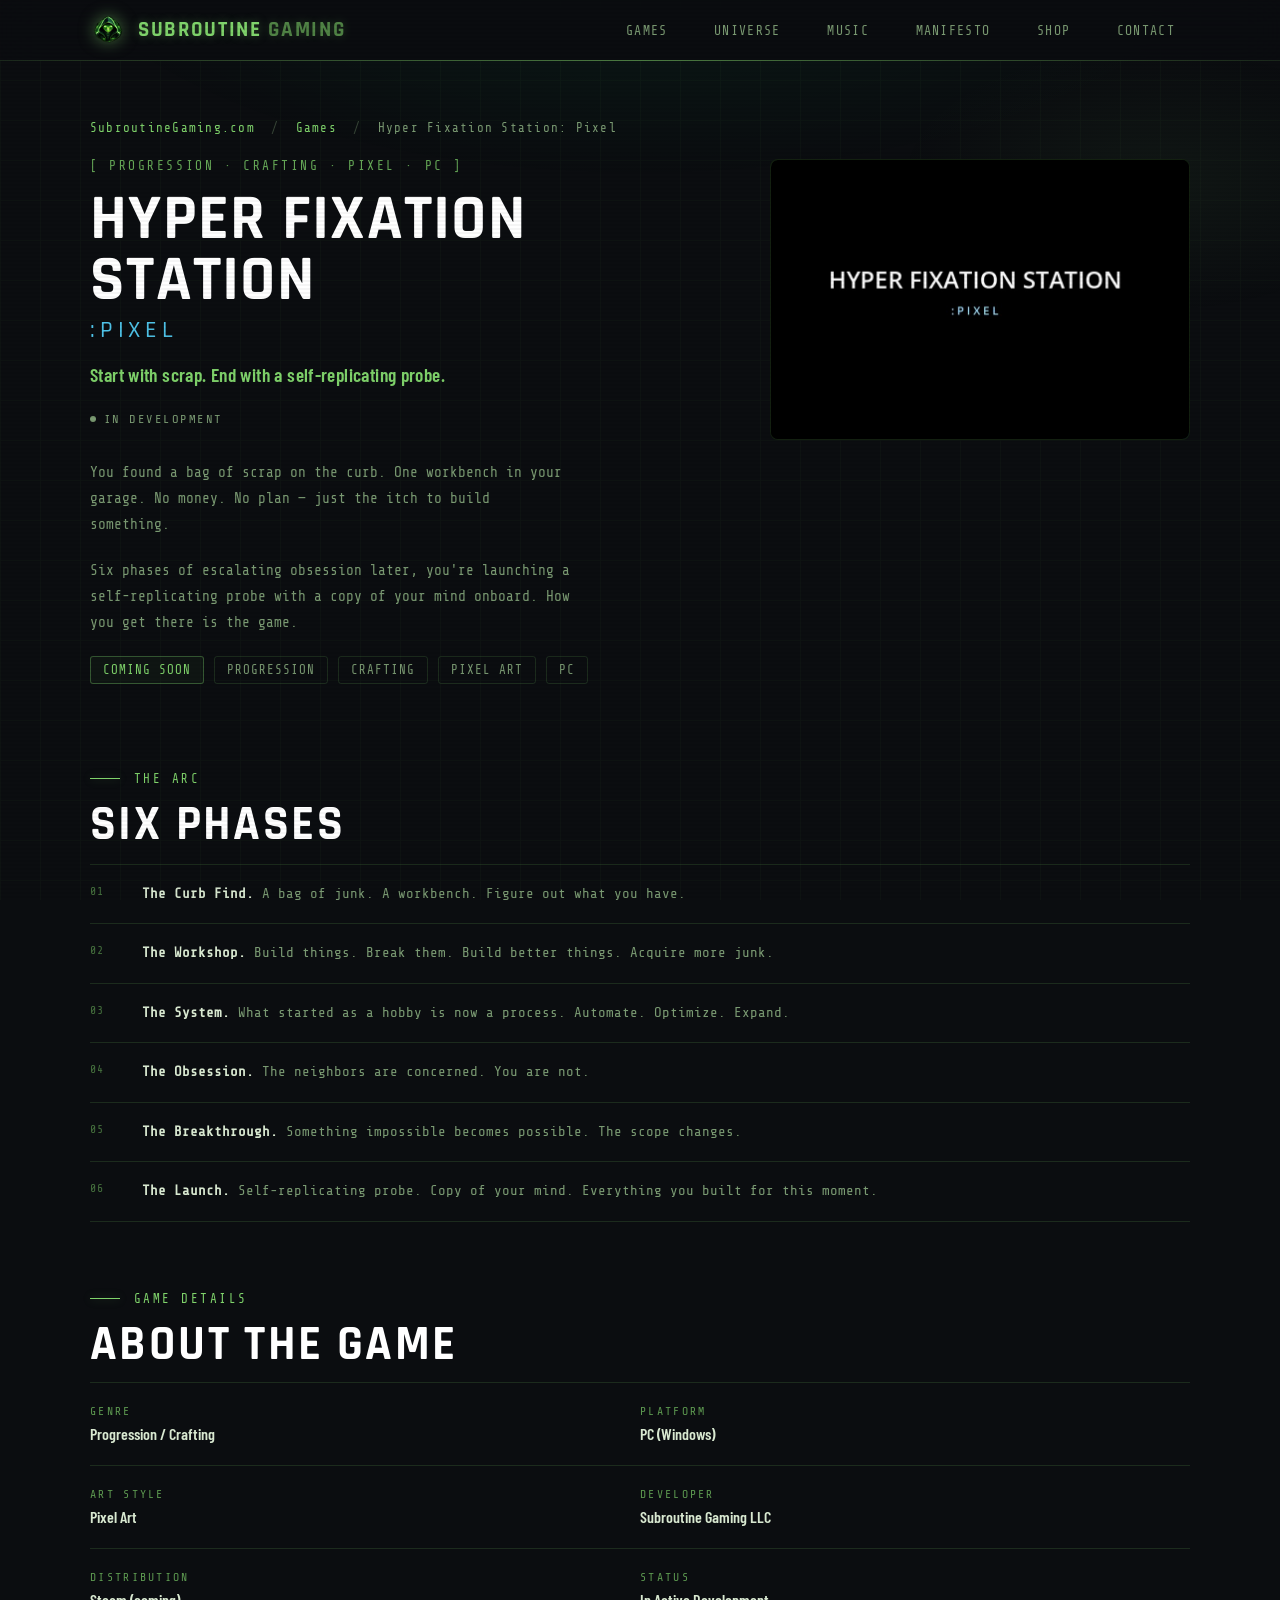
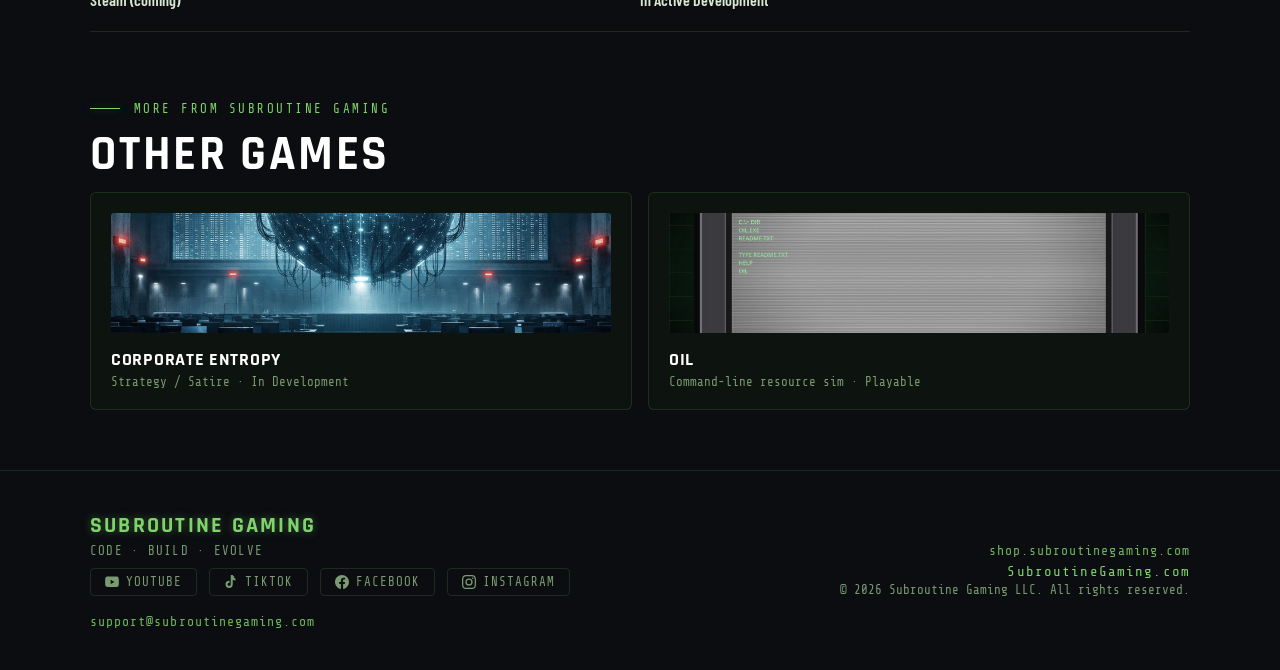
<file: hyper-fixation-station.html>
<!DOCTYPE html>
<html lang="en">
<head>
  <meta charset="UTF-8" />
  <meta name="viewport" content="width=device-width, initial-scale=1.0" />
  <title>Hyper Fixation Station: Pixel — Progression Crafting Game | Subroutine Gaming</title>
  <meta name="description" content="Hyper Fixation Station: Pixel is a progression and crafting game. Start with scrap on the curb. End with a self-replicating probe. Six phases of escalating obsession. In development by Subroutine Gaming." />
  <link rel="canonical" href="https://subroutinegaming.com/hyper-fixation-station.html" />
  <link rel="stylesheet" href="style.css" />
  <style>
    .game-hero { padding: 60px 0 50px; position: relative; }

    .game-hero-grid {
      display: grid;
      grid-template-columns: 1fr 420px;
      gap: 48px;
      align-items: start;
    }

    .breadcrumb {
      font-family: var(--font-mono);
      font-size: 0.78rem;
      color: var(--text-dim);
      letter-spacing: 0.1em;
      margin-bottom: 24px;
    }

    .breadcrumb a { color: var(--neon); }
    .breadcrumb a:hover { text-decoration: underline; }
    .breadcrumb .sep { margin: 0 8px; opacity: 0.4; }

    .game-eyebrow {
      font-family: var(--font-mono);
      font-size: 0.8rem;
      letter-spacing: 0.2em;
      color: var(--neon);
      text-transform: uppercase;
      margin-bottom: 16px;
      opacity: 0.8;
    }

    .game-eyebrow::before { content: '[ '; }
    .game-eyebrow::after  { content: ' ]'; }

    h1 {
      font-family: var(--font-display);
      font-size: clamp(2.4rem, 5vw, 4.2rem);
      font-weight: 700;
      line-height: 0.95;
      letter-spacing: 0.02em;
      text-transform: uppercase;
      margin: 0 0 4px;
      color: #ffffff;
    }

    .h1-sub {
      font-family: var(--font-display);
      font-size: clamp(1rem, 2vw, 1.5rem);
      font-weight: 500;
      text-transform: uppercase;
      letter-spacing: 0.2em;
      color: #4fc3e8;
      margin-bottom: 18px;
    }

    .game-tagline-large {
      font-size: 1.2rem;
      font-weight: 600;
      color: var(--neon);
      margin-bottom: 18px;
      letter-spacing: 0.02em;
    }

    .game-desc-long {
      font-family: var(--font-mono);
      font-size: 0.9rem;
      color: var(--text-dim);
      line-height: 1.8;
      margin-bottom: 20px;
      max-width: 60ch;
    }

    .chip-row { display: flex; gap: 10px; flex-wrap: wrap; margin-bottom: 28px; }

    /* TITLE SCREEN FRAME */
    .title-frame {
      position: relative;
      border: 1px solid var(--border);
      border-radius: 8px;
      overflow: hidden;
      background: #000;
    }

    .title-frame::after {
      content: '';
      position: absolute;
      inset: -1px;
      border-radius: 8px;
      border: 1px solid transparent;
      background: linear-gradient(135deg, rgba(127,211,107,0.3), transparent, rgba(79,195,232,0.25)) border-box;
      -webkit-mask: linear-gradient(#fff 0 0) padding-box, linear-gradient(#fff 0 0);
      -webkit-mask-composite: destination-out;
      mask-composite: exclude;
      pointer-events: none;
    }

    .title-frame img {
      width: 100%;
      display: block;
    }

    /* PHASES LIST */
    .phases-list {
      display: flex;
      flex-direction: column;
      gap: 0;
      border-top: 1px solid var(--border);
      margin-top: 8px;
    }

    .phase-item {
      display: flex;
      gap: 20px;
      align-items: flex-start;
      padding: 18px 0;
      border-bottom: 1px solid var(--border);
    }

    .phase-num {
      font-family: var(--font-mono);
      font-size: 0.72rem;
      color: var(--neon);
      opacity: 0.5;
      min-width: 32px;
      padding-top: 2px;
      letter-spacing: 0.1em;
    }

    .phase-text {
      font-family: var(--font-mono);
      font-size: 0.88rem;
      color: var(--text-dim);
      line-height: 1.6;
    }

    .phase-text strong { color: var(--text); font-weight: 600; }

    /* DETAIL GRID */
    .detail-grid {
      display: grid;
      grid-template-columns: 1fr 1fr;
      gap: 0;
      border-top: 1px solid var(--border);
    }

    .detail-block {
      padding: 22px 24px 22px 0;
      border-bottom: 1px solid var(--border);
    }

    .detail-label {
      font-family: var(--font-mono);
      font-size: 0.72rem;
      letter-spacing: 0.2em;
      text-transform: uppercase;
      color: var(--neon);
      opacity: 0.7;
      margin-bottom: 6px;
    }

    .detail-value {
      font-family: var(--font-body);
      font-size: 1rem;
      color: var(--text);
      font-weight: 600;
    }

    /* OTHER GAMES */
    .other-games { display: flex; gap: 16px; flex-wrap: wrap; }

    .other-game-card {
      flex: 1;
      min-width: 200px;
      padding: 20px;
      background: var(--bg-card);
      border: 1px solid var(--border);
      border-radius: 6px;
      text-decoration: none;
      color: inherit;
      transition: border-color 0.2s, box-shadow 0.2s;
    }

    .other-game-card:hover {
      border-color: var(--border-bright);
      box-shadow: 0 0 24px rgba(127, 211, 107, 0.06);
    }

    .other-game-thumb {
      width: 100%;
      height: 120px;
      object-fit: cover;
      border-radius: 3px;
      margin-bottom: 12px;
      filter: saturate(0.7);
      transition: filter 0.2s;
    }

    .other-game-card:hover .other-game-thumb { filter: saturate(0.95); }

    .other-game-title {
      font-family: var(--font-display);
      font-size: 1.1rem;
      font-weight: 700;
      text-transform: uppercase;
      letter-spacing: 0.04em;
      color: #fff;
      margin-bottom: 4px;
    }

    .other-game-sub {
      font-family: var(--font-mono);
      font-size: 0.78rem;
      color: var(--text-dim);
    }

    @media (max-width: 900px) {
      .game-hero-grid { grid-template-columns: 1fr; }
      .detail-grid { grid-template-columns: 1fr; }
    }

    /* SOCIAL LINKS */
    .social-links {
      display: flex;
      gap: 12px;
      align-items: center;
      flex-wrap: wrap;
      margin-top: 10px;
    }

    .social-link {
      display: inline-flex;
      align-items: center;
      gap: 7px;
      padding: 6px 14px;
      border-radius: var(--radius);
      font-family: var(--font-mono);
      font-size: 0.78rem;
      letter-spacing: 0.08em;
      text-transform: uppercase;
      border: 1px solid var(--border);
      color: var(--text-dim);
      text-decoration: none;
      transition: all 0.2s;
    }

    .social-link:hover {
      color: var(--neon);
      border-color: var(--border-bright);
      background: rgba(127,211,107,0.04);
      transform: translateY(-1px);
    }

    .social-link svg {
      width: 14px;
      height: 14px;
      fill: currentColor;
      flex-shrink: 0;
    }
  </style>
</head>
<body>

<div class="scanlines"></div>

<header class="topbar">
  <div class="wrap topbar-inner">
    <a class="brand" href="index.html">
      <img class="brand-logo" src="img/logo.png" alt="Subroutine Gaming logo" width="36" height="36" />
      <span>Subroutine <span style="opacity:0.6">Gaming</span></span>
    </a>
    <nav class="nav">
      <a href="index.html#games"><span>Games</span></a>
      <a href="index.html#universe"><span>Universe</span></a>
      <a href="index.html#music"><span>Music</span></a>
      <a href="index.html#about"><span>Manifesto</span></a>
      <a href="https://shop.subroutinegaming.com/" target="_blank" rel="noopener noreferrer"><span>Shop</span></a>
      <a href="index.html#contact"><span>Contact</span></a>
    </nav>
  </div>
</header>

<main>
  <section class="game-hero wrap">
    <div class="breadcrumb">
      <a href="index.html">SubroutineGaming.com</a>
      <span class="sep">/</span>
      <a href="index.html#games">Games</a>
      <span class="sep">/</span>
      Hyper Fixation Station: Pixel
    </div>

    <div class="game-hero-grid">
      <div>
        <div class="game-eyebrow">Progression · Crafting · Pixel · PC</div>
        <h1>Hyper Fixation Station</h1>
        <div class="h1-sub">:Pixel</div>
        <div class="game-tagline-large">Start with scrap. End with a self-replicating probe.</div>
        <div class="game-status wip" style="margin-bottom:20px;">
          <span class="game-status-dot"></span>
          In Development
        </div>
        <p class="game-desc-long">You found a bag of scrap on the curb. One workbench in your garage. No money. No plan — just the itch to build something.</p>
        <p class="game-desc-long">Six phases of escalating obsession later, you're launching a self-replicating probe with a copy of your mind onboard. How you get there is the game.</p>
        <div class="chip-row">
          <span class="chip highlight">Coming soon</span>
          <span class="chip">Progression</span>
          <span class="chip">Crafting</span>
          <span class="chip">Pixel Art</span>
          <span class="chip">PC</span>
        </div>
      </div>

      <div>
        <div class="title-frame">
          <img src="img/hyper-fixation-title.jpg"
               alt="Hyper Fixation Station: Pixel — title screen. White text on black reads HYPER FIXATION STATION, with :PIXEL in spaced cyan letters beneath."
               width="840" height="560"
               style="width:100%; height:auto; display:block;" />
        </div>
        </div>
      </div>
    </div>
  </section>

  <!-- SIX PHASES -->
  <section class="section wrap">
    <div class="section-label">The Arc</div>
    <h2>Six Phases</h2>
    <div class="phases-list">
      <div class="phase-item">
        <span class="phase-num">01</span>
        <span class="phase-text"><strong>The Curb Find.</strong> A bag of junk. A workbench. Figure out what you have.</span>
      </div>
      <div class="phase-item">
        <span class="phase-num">02</span>
        <span class="phase-text"><strong>The Workshop.</strong> Build things. Break them. Build better things. Acquire more junk.</span>
      </div>
      <div class="phase-item">
        <span class="phase-num">03</span>
        <span class="phase-text"><strong>The System.</strong> What started as a hobby is now a process. Automate. Optimize. Expand.</span>
      </div>
      <div class="phase-item">
        <span class="phase-num">04</span>
        <span class="phase-text"><strong>The Obsession.</strong> The neighbors are concerned. You are not.</span>
      </div>
      <div class="phase-item">
        <span class="phase-num">05</span>
        <span class="phase-text"><strong>The Breakthrough.</strong> Something impossible becomes possible. The scope changes.</span>
      </div>
      <div class="phase-item">
        <span class="phase-num">06</span>
        <span class="phase-text"><strong>The Launch.</strong> Self-replicating probe. Copy of your mind. Everything you built for this moment.</span>
      </div>
    </div>
  </section>

  <!-- DETAILS -->
  <section class="section wrap">
    <div class="section-label">Game Details</div>
    <h2>About the Game</h2>
    <div class="detail-grid">
      <div class="detail-block">
        <div class="detail-label">Genre</div>
        <div class="detail-value">Progression / Crafting</div>
      </div>
      <div class="detail-block">
        <div class="detail-label">Platform</div>
        <div class="detail-value">PC (Windows)</div>
      </div>
      <div class="detail-block">
        <div class="detail-label">Art Style</div>
        <div class="detail-value">Pixel Art</div>
      </div>
      <div class="detail-block">
        <div class="detail-label">Developer</div>
        <div class="detail-value">Subroutine Gaming LLC</div>
      </div>
      <div class="detail-block">
        <div class="detail-label">Distribution</div>
        <div class="detail-value">Steam (coming)</div>
      </div>
      <div class="detail-block">
        <div class="detail-label">Status</div>
        <div class="detail-value">In Active Development</div>
      </div>
    </div>
  </section>

  <!-- OTHER GAMES -->
  <section class="section wrap">
    <div class="section-label">More from Subroutine Gaming</div>
    <h2>Other Games</h2>
    <div class="other-games">
      <a class="other-game-card" href="corporate-entropy.html">
        <img class="other-game-thumb" src="img/corporate-entropy-art.jpg"
             alt="Corporate Entropy" loading="lazy" />
        <div class="other-game-title">Corporate Entropy</div>
        <div class="other-game-sub">Strategy / Satire · In Development</div>
      </a>
      <a class="other-game-card" href="oil.html">
        <img class="other-game-thumb" src="img/oil-console.jpg"
             alt="OIL" loading="lazy" />
        <div class="other-game-title">OIL</div>
        <div class="other-game-sub">Command-line resource sim · Playable</div>
      </a>
    </div>
  </section>
</main>

<footer class="footer">
  <div class="wrap footer-inner">
    <div>
      <div class="footer-brand">Subroutine Gaming</div>
      <div class="footer-tagline">Code · Build · Evolve</div>
        <div class="social-links">
          <a class="social-link" href="https://www.youtube.com/@SubroutineGaming" target="_blank" rel="noopener noreferrer">
            <svg viewBox="0 0 24 24"><path d="M23.5 6.2s-.3-1.9-1.1-2.7c-1-.7-2.2-.7-2.7-.8C16.8 2.5 12 2.5 12 2.5s-4.8 0-7.7.2c-.5.1-1.7.1-2.7.8C.8 4.3.5 6.2.5 6.2S.2 8.4.2 10.6v2.1c0 2.2.3 4.4.3 4.4s.3 1.9 1.1 2.7c1 .7 2.4.7 3 .8C6.6 20.8 12 20.8 12 20.8s4.8 0 7.7-.2c.5-.1 1.7-.1 2.7-.8.8-.8 1.1-2.7 1.1-2.7s.3-2.2.3-4.4v-2.1c0-2.2-.3-4.4-.3-4.4zM9.7 15.5V8l6.6 3.8-6.6 3.7z"/></svg> YouTube
          </a>
          <a class="social-link" href="https://www.tiktok.com/@subroutinegaming" target="_blank" rel="noopener noreferrer">
            <svg viewBox="0 0 24 24"><path d="M19.6 3.3A4.7 4.7 0 0 1 15 0h-3.4v16.4a2.8 2.8 0 0 1-2.8 2.4 2.8 2.8 0 0 1-2.8-2.8 2.8 2.8 0 0 1 2.8-2.8c.3 0 .5 0 .8.1V9.8a6.2 6.2 0 0 0-.8-.1 6.2 6.2 0 0 0-6.2 6.2 6.2 6.2 0 0 0 6.2 6.2 6.2 6.2 0 0 0 6.2-6.2V8.2a8 8 0 0 0 4.6 1.4V6.2a4.7 4.7 0 0 1-3-2.9z"/></svg> TikTok
          </a>
          <a class="social-link" href="https://www.facebook.com/61590420491257/" target="_blank" rel="noopener noreferrer">
            <svg viewBox="0 0 24 24"><path d="M24 12.1C24 5.4 18.6 0 12 0S0 5.4 0 12.1C0 18.1 4.4 23.1 10.1 24v-8.4H7.1v-3.5h3V9.4c0-3 1.8-4.7 4.5-4.7 1.3 0 2.7.2 2.7.2v3h-1.5c-1.5 0-2 .9-2 1.9v2.3h3.4l-.5 3.5h-2.8V24C19.6 23.1 24 18.1 24 12.1z"/></svg> Facebook
          </a>
                    <a class="social-link" href="https://www.instagram.com/subroutinegaming/" target="_blank" rel="noopener noreferrer">
            <svg viewBox="0 0 24 24"><path d="M12 2.2c3.2 0 3.6 0 4.9.1 3.3.1 4.8 1.7 4.9 4.9.1 1.3.1 1.7.1 4.9s0 3.6-.1 4.9c-.1 3.2-1.6 4.8-4.9 4.9-1.3.1-1.7.1-4.9.1s-3.6 0-4.9-.1c-3.3-.1-4.8-1.7-4.9-4.9C2.2 15.6 2.2 15.2 2.2 12s0-3.6.1-4.9C2.4 3.8 3.9 2.3 7.1 2.3 8.4 2.2 8.8 2.2 12 2.2zm0-2.2C8.7 0 8.3 0 7 .1 2.7.3.3 2.7.1 7 0 8.3 0 8.7 0 12s0 3.7.1 5c.2 4.3 2.6 6.7 6.9 6.9 1.3.1 1.7.1 5 .1s3.7 0 5-.1c4.3-.2 6.7-2.6 6.9-6.9.1-1.3.1-1.7.1-5s0-3.7-.1-5C23.7 2.7 21.3.3 17 .1 15.7 0 15.3 0 12 0zm0 5.8a6.2 6.2 0 1 0 0 12.4 6.2 6.2 0 0 0 0-12.4zm0 10.2a4 4 0 1 1 0-8 4 4 0 0 1 0 8zm6.4-11.8a1.4 1.4 0 1 0 0 2.8 1.4 1.4 0 0 0 0-2.8z"/></svg> Instagram
          </a>
        </div>
      <div style="margin-top:12px;"><a href="mailto:support@subroutinegaming.com" style="font-family:var(--font-mono);font-size:0.82rem;color:var(--neon);letter-spacing:0.08em;text-decoration:none;opacity:0.85;">support@subroutinegaming.com</a></div>
    </div>
    <div class="footer-right">
      <a href="https://shop.subroutinegaming.com/" target="_blank" rel="noopener noreferrer" style="font-family:var(--font-mono);font-size:0.82rem;color:var(--neon);letter-spacing:0.08em;text-decoration:none;opacity:0.85;display:block;margin-bottom:6px;">shop.subroutinegaming.com</a><div class="footer-url">SubroutineGaming.com</div>
      <div class="footer-copy">© 2026 Subroutine Gaming LLC. All rights reserved.</div>
    </div>
  </div>
</footer>

</body>
</html>
</file>
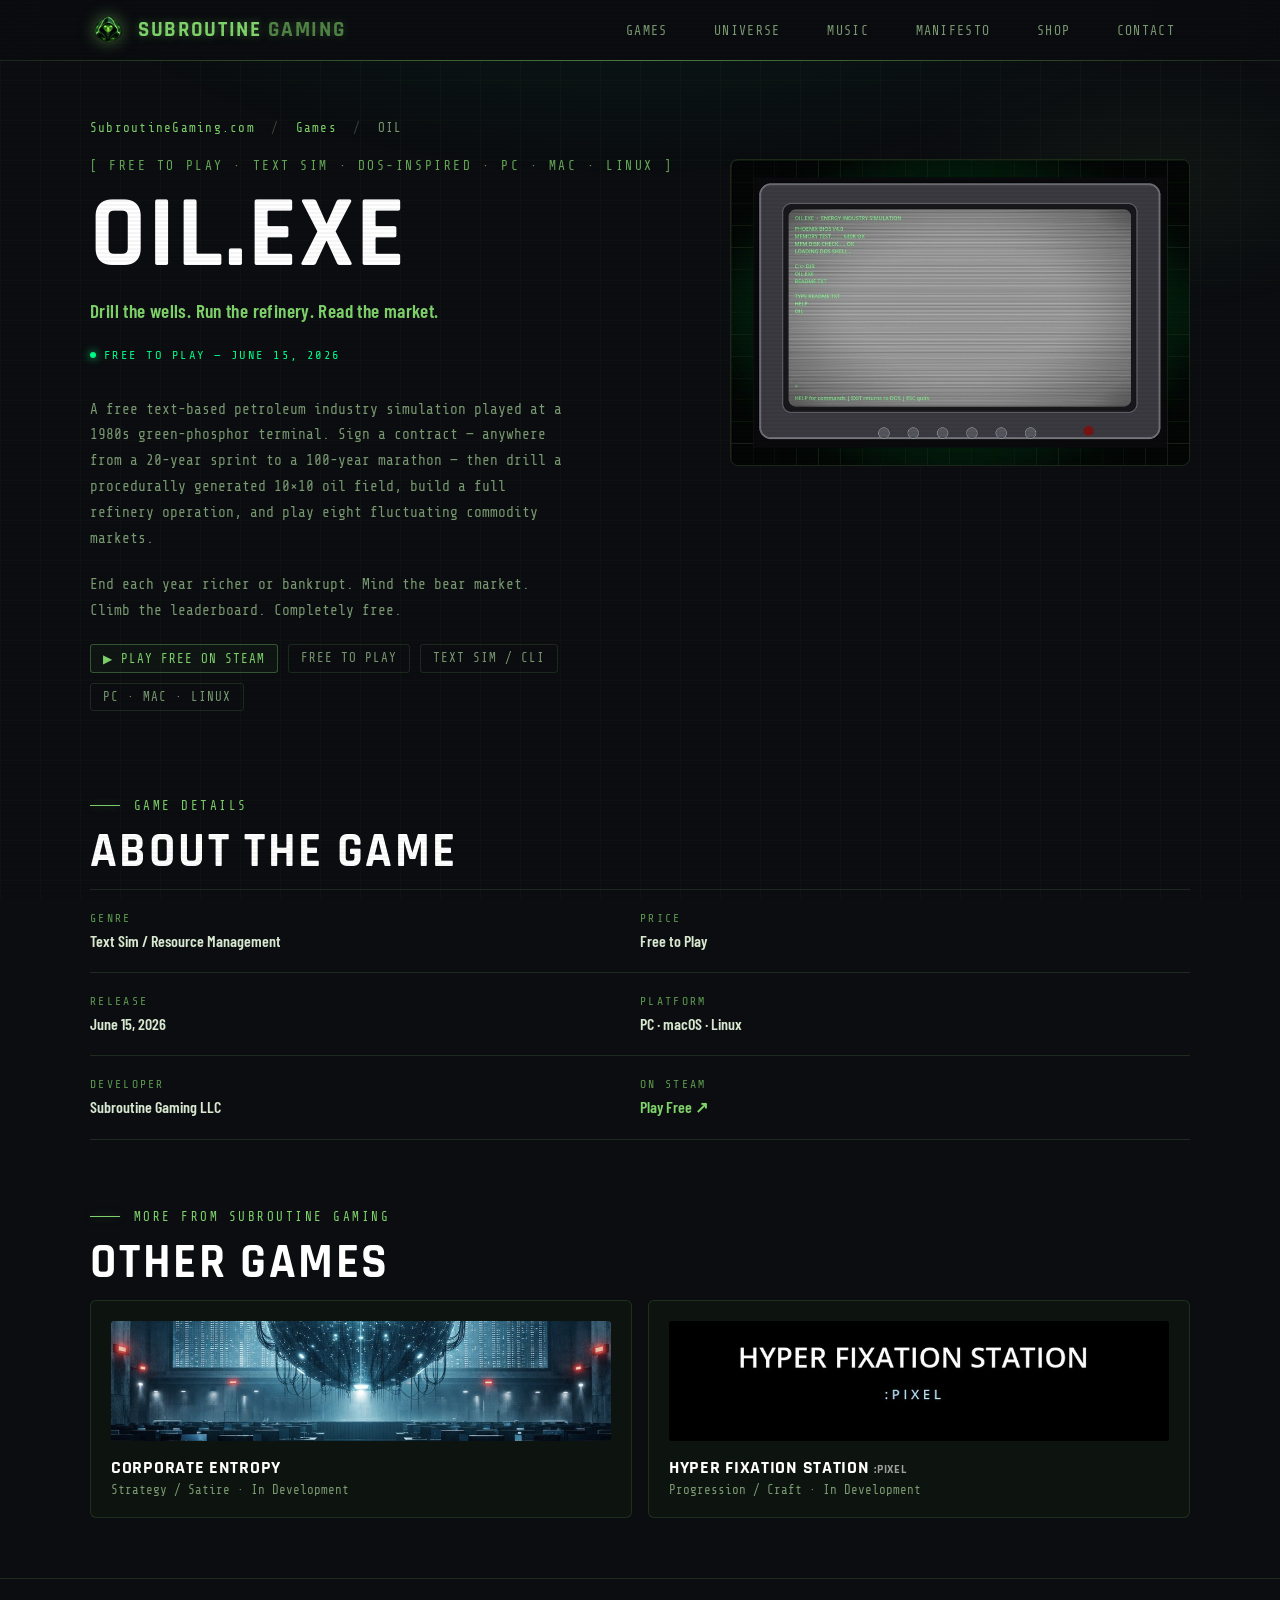
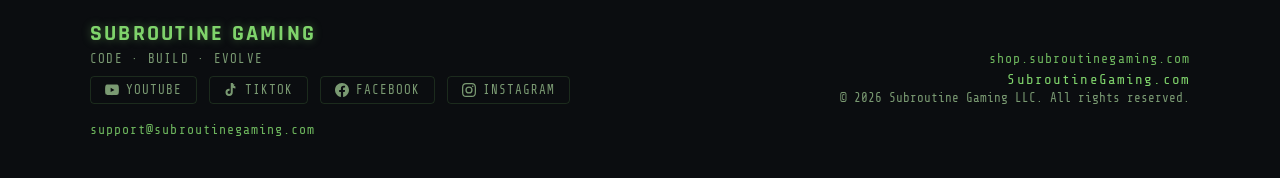
<file: oil.html>
<!DOCTYPE html>
<html lang="en">
<head>
  <meta charset="UTF-8" />
  <meta name="viewport" content="width=device-width, initial-scale=1.0" />
  <title>OIL.EXE — Free Text-Based Petroleum Sim | Subroutine Gaming</title>
  <meta name="description" content="OIL.EXE is a free text-based petroleum industry simulation on Steam. Drill a procedurally generated field, build a refinery, play the commodity market. Free to play — releases June 15, 2026." />
  <link rel="canonical" href="https://subroutinegaming.com/oil.html" />
  <link rel="stylesheet" href="style.css" />
  <style>
    .game-hero { padding: 60px 0 50px; position: relative; }

    .game-hero-grid {
      display: grid;
      grid-template-columns: 1fr 460px;
      gap: 48px;
      align-items: start;
    }

    .breadcrumb {
      font-family: var(--font-mono);
      font-size: 0.78rem;
      color: var(--text-dim);
      letter-spacing: 0.1em;
      margin-bottom: 24px;
    }

    .breadcrumb a { color: var(--neon); }
    .breadcrumb a:hover { text-decoration: underline; }
    .breadcrumb .sep { margin: 0 8px; opacity: 0.4; }

    .game-eyebrow {
      font-family: var(--font-mono);
      font-size: 0.8rem;
      letter-spacing: 0.2em;
      color: var(--neon);
      text-transform: uppercase;
      margin-bottom: 16px;
      opacity: 0.8;
    }

    .game-eyebrow::before { content: '[ '; }
    .game-eyebrow::after  { content: ' ]'; }

    h1 {
      font-family: var(--font-display);
      font-size: clamp(3.5rem, 8vw, 7rem);
      font-weight: 700;
      line-height: 0.9;
      letter-spacing: 0.02em;
      text-transform: uppercase;
      margin: 0 0 18px;
      color: #ffffff;
    }

    .game-tagline-large {
      font-size: 1.2rem;
      font-weight: 600;
      color: var(--neon);
      margin-bottom: 18px;
      letter-spacing: 0.02em;
    }

    .game-desc-long {
      font-family: var(--font-mono);
      font-size: 0.9rem;
      color: var(--text-dim);
      line-height: 1.8;
      margin-bottom: 20px;
      max-width: 60ch;
    }

    .chip-row { display: flex; gap: 10px; flex-wrap: wrap; margin-bottom: 28px; }

    /* SCREENSHOT FRAME — styled like a real monitor */
    .screen-frame {
      position: relative;
      border: 1px solid var(--border);
      border-radius: 8px;
      overflow: hidden;
      background: #0a0a0a;
      line-height: 0;
    }

    .screen-frame::after {
      content: '';
      position: absolute;
      inset: -1px;
      border-radius: 8px;
      border: 1px solid transparent;
      background: linear-gradient(135deg, rgba(127,211,107,0.4), transparent, rgba(0,255,136,0.2)) border-box;
      -webkit-mask: linear-gradient(#fff 0 0) padding-box, linear-gradient(#fff 0 0);
      -webkit-mask-composite: destination-out;
      mask-composite: exclude;
      pointer-events: none;
    }

    .screen-frame img {
      width: 100%;
      display: block;
    }

    /* DETAIL GRID */
    .detail-grid {
      display: grid;
      grid-template-columns: 1fr 1fr;
      gap: 0;
      border-top: 1px solid var(--border);
    }

    .detail-block {
      padding: 22px 24px 22px 0;
      border-bottom: 1px solid var(--border);
    }

    .detail-label {
      font-family: var(--font-mono);
      font-size: 0.72rem;
      letter-spacing: 0.2em;
      text-transform: uppercase;
      color: var(--neon);
      opacity: 0.7;
      margin-bottom: 6px;
    }

    .detail-value {
      font-family: var(--font-body);
      font-size: 1rem;
      color: var(--text);
      font-weight: 600;
    }

    /* OTHER GAMES */
    .other-games { display: flex; gap: 16px; flex-wrap: wrap; }

    .other-game-card {
      flex: 1;
      min-width: 200px;
      padding: 20px;
      background: var(--bg-card);
      border: 1px solid var(--border);
      border-radius: 6px;
      text-decoration: none;
      color: inherit;
      transition: border-color 0.2s, box-shadow 0.2s;
    }

    .other-game-card:hover {
      border-color: var(--border-bright);
      box-shadow: 0 0 24px rgba(127, 211, 107, 0.06);
    }

    .other-game-thumb {
      width: 100%;
      height: 120px;
      object-fit: cover;
      border-radius: 3px;
      margin-bottom: 12px;
      filter: saturate(0.7);
      transition: filter 0.2s;
    }

    .other-game-card:hover .other-game-thumb { filter: saturate(0.95); }

    .other-game-title {
      font-family: var(--font-display);
      font-size: 1.1rem;
      font-weight: 700;
      text-transform: uppercase;
      letter-spacing: 0.04em;
      color: #fff;
      margin-bottom: 4px;
    }

    .other-game-sub {
      font-family: var(--font-mono);
      font-size: 0.78rem;
      color: var(--text-dim);
    }

    @media (max-width: 900px) {
      .game-hero-grid { grid-template-columns: 1fr; }
      .detail-grid { grid-template-columns: 1fr; }
    }

    /* SOCIAL LINKS */
    .social-links {
      display: flex;
      gap: 12px;
      align-items: center;
      flex-wrap: wrap;
      margin-top: 10px;
    }

    .social-link {
      display: inline-flex;
      align-items: center;
      gap: 7px;
      padding: 6px 14px;
      border-radius: var(--radius);
      font-family: var(--font-mono);
      font-size: 0.78rem;
      letter-spacing: 0.08em;
      text-transform: uppercase;
      border: 1px solid var(--border);
      color: var(--text-dim);
      text-decoration: none;
      transition: all 0.2s;
    }

    .social-link:hover {
      color: var(--neon);
      border-color: var(--border-bright);
      background: rgba(127,211,107,0.04);
      transform: translateY(-1px);
    }

    .social-link svg {
      width: 14px;
      height: 14px;
      fill: currentColor;
      flex-shrink: 0;
    }
  </style>
</head>
<body>

<div class="scanlines"></div>

<header class="topbar">
  <div class="wrap topbar-inner">
    <a class="brand" href="index.html">
      <img class="brand-logo" src="img/logo.png" alt="Subroutine Gaming logo" width="36" height="36" />
      <span>Subroutine <span style="opacity:0.6">Gaming</span></span>
    </a>
    <nav class="nav">
      <a href="index.html#games"><span>Games</span></a>
      <a href="index.html#universe"><span>Universe</span></a>
      <a href="index.html#music"><span>Music</span></a>
      <a href="index.html#about"><span>Manifesto</span></a>
      <a href="https://shop.subroutinegaming.com/" target="_blank" rel="noopener noreferrer"><span>Shop</span></a>
      <a href="index.html#contact"><span>Contact</span></a>
    </nav>
  </div>
</header>

<main>
  <section class="game-hero wrap">
    <div class="breadcrumb">
      <a href="index.html">SubroutineGaming.com</a>
      <span class="sep">/</span>
      <a href="index.html#games">Games</a>
      <span class="sep">/</span>
      OIL
    </div>

    <div class="game-hero-grid">
      <div>
        <div class="game-eyebrow">Free to Play · Text Sim · DOS-Inspired · PC · Mac · Linux</div>
        <h1>OIL.EXE</h1>
        <div class="game-tagline-large">Drill the wells. Run the refinery. Read the market.</div>
        <div class="game-status playable" style="margin-bottom:20px;">
          <span class="game-status-dot"></span>
          Free to Play — June 15, 2026
        </div>
        <p class="game-desc-long">A free text-based petroleum industry simulation played at a 1980s green-phosphor terminal. Sign a contract — anywhere from a 20-year sprint to a 100-year marathon — then drill a procedurally generated 10×10 oil field, build a full refinery operation, and play eight fluctuating commodity markets.</p>
        <p class="game-desc-long">End each year richer or bankrupt. Mind the bear market. Climb the leaderboard. Completely free.</p>
        <div class="chip-row">
          <a class="chip highlight" href="https://store.steampowered.com/app/4709640/OILEXE" target="_blank" rel="noopener noreferrer" style="text-decoration:none;">▶ Play Free on Steam</a>
          <span class="chip">Free to Play</span>
          <span class="chip">Text Sim / CLI</span>
          <span class="chip">PC · Mac · Linux</span>
        </div>
      </div>

      <div>
        <div class="screen-frame">
          <img src="img/oil-console.jpg"
               alt="OIL game — retro DOS-style terminal console with green phosphor text on grey CRT screen. Shows Phoenix BIOS startup, directory listing, and OIL.EXE command prompt."
               width="840" height="560"
               style="width:100%; height:auto; display:block;" />
        </div>
      </div>
    </div>
  </section>

  <!-- DETAILS -->
  <section class="section wrap">
    <div class="section-label">Game Details</div>
    <h2>About the Game</h2>
    <div class="detail-grid">
      <div class="detail-block">
        <div class="detail-label">Genre</div>
        <div class="detail-value">Text Sim / Resource Management</div>
      </div>
      <div class="detail-block">
        <div class="detail-label">Price</div>
        <div class="detail-value">Free to Play</div>
      </div>
      <div class="detail-block">
        <div class="detail-label">Release</div>
        <div class="detail-value">June 15, 2026</div>
      </div>
      <div class="detail-block">
        <div class="detail-label">Platform</div>
        <div class="detail-value">PC · macOS · Linux</div>
      </div>
      <div class="detail-block">
        <div class="detail-label">Developer</div>
        <div class="detail-value">Subroutine Gaming LLC</div>
      </div>
      <div class="detail-block">
        <div class="detail-label">On Steam</div>
        <div class="detail-value"><a href="https://store.steampowered.com/app/4709640/OILEXE" target="_blank" rel="noopener noreferrer" style="color:var(--neon); text-decoration:none;">Play Free ↗</a></div>
      </div>
    </div>
  </section>

  <!-- OTHER GAMES -->
  <section class="section wrap">
    <div class="section-label">More from Subroutine Gaming</div>
    <h2>Other Games</h2>
    <div class="other-games">
      <a class="other-game-card" href="corporate-entropy.html">
        <img class="other-game-thumb" src="img/corporate-entropy-art.jpg"
             alt="Corporate Entropy" loading="lazy" />
        <div class="other-game-title">Corporate Entropy</div>
        <div class="other-game-sub">Strategy / Satire · In Development</div>
      </a>
      <a class="other-game-card" href="hyper-fixation-station.html">
        <img class="other-game-thumb" src="img/hyper-fixation-title.jpg"
             alt="Hyper Fixation Station: Pixel" loading="lazy" />
        <div class="other-game-title">Hyper Fixation Station <span style="font-size:0.7em;opacity:0.6">:Pixel</span></div>
        <div class="other-game-sub">Progression / Craft · In Development</div>
      </a>
    </div>
  </section>
</main>

<footer class="footer">
  <div class="wrap footer-inner">
    <div>
      <div class="footer-brand">Subroutine Gaming</div>
      <div class="footer-tagline">Code · Build · Evolve</div>
        <div class="social-links">
          <a class="social-link" href="https://www.youtube.com/@SubroutineGaming" target="_blank" rel="noopener noreferrer">
            <svg viewBox="0 0 24 24"><path d="M23.5 6.2s-.3-1.9-1.1-2.7c-1-.7-2.2-.7-2.7-.8C16.8 2.5 12 2.5 12 2.5s-4.8 0-7.7.2c-.5.1-1.7.1-2.7.8C.8 4.3.5 6.2.5 6.2S.2 8.4.2 10.6v2.1c0 2.2.3 4.4.3 4.4s.3 1.9 1.1 2.7c1 .7 2.4.7 3 .8C6.6 20.8 12 20.8 12 20.8s4.8 0 7.7-.2c.5-.1 1.7-.1 2.7-.8.8-.8 1.1-2.7 1.1-2.7s.3-2.2.3-4.4v-2.1c0-2.2-.3-4.4-.3-4.4zM9.7 15.5V8l6.6 3.8-6.6 3.7z"/></svg> YouTube
          </a>
          <a class="social-link" href="https://www.tiktok.com/@subroutinegaming" target="_blank" rel="noopener noreferrer">
            <svg viewBox="0 0 24 24"><path d="M19.6 3.3A4.7 4.7 0 0 1 15 0h-3.4v16.4a2.8 2.8 0 0 1-2.8 2.4 2.8 2.8 0 0 1-2.8-2.8 2.8 2.8 0 0 1 2.8-2.8c.3 0 .5 0 .8.1V9.8a6.2 6.2 0 0 0-.8-.1 6.2 6.2 0 0 0-6.2 6.2 6.2 6.2 0 0 0 6.2 6.2 6.2 6.2 0 0 0 6.2-6.2V8.2a8 8 0 0 0 4.6 1.4V6.2a4.7 4.7 0 0 1-3-2.9z"/></svg> TikTok
          </a>
          <a class="social-link" href="https://www.facebook.com/61590420491257/" target="_blank" rel="noopener noreferrer">
            <svg viewBox="0 0 24 24"><path d="M24 12.1C24 5.4 18.6 0 12 0S0 5.4 0 12.1C0 18.1 4.4 23.1 10.1 24v-8.4H7.1v-3.5h3V9.4c0-3 1.8-4.7 4.5-4.7 1.3 0 2.7.2 2.7.2v3h-1.5c-1.5 0-2 .9-2 1.9v2.3h3.4l-.5 3.5h-2.8V24C19.6 23.1 24 18.1 24 12.1z"/></svg> Facebook
          </a>
                    <a class="social-link" href="https://www.instagram.com/subroutinegaming/" target="_blank" rel="noopener noreferrer">
            <svg viewBox="0 0 24 24"><path d="M12 2.2c3.2 0 3.6 0 4.9.1 3.3.1 4.8 1.7 4.9 4.9.1 1.3.1 1.7.1 4.9s0 3.6-.1 4.9c-.1 3.2-1.6 4.8-4.9 4.9-1.3.1-1.7.1-4.9.1s-3.6 0-4.9-.1c-3.3-.1-4.8-1.7-4.9-4.9C2.2 15.6 2.2 15.2 2.2 12s0-3.6.1-4.9C2.4 3.8 3.9 2.3 7.1 2.3 8.4 2.2 8.8 2.2 12 2.2zm0-2.2C8.7 0 8.3 0 7 .1 2.7.3.3 2.7.1 7 0 8.3 0 8.7 0 12s0 3.7.1 5c.2 4.3 2.6 6.7 6.9 6.9 1.3.1 1.7.1 5 .1s3.7 0 5-.1c4.3-.2 6.7-2.6 6.9-6.9.1-1.3.1-1.7.1-5s0-3.7-.1-5C23.7 2.7 21.3.3 17 .1 15.7 0 15.3 0 12 0zm0 5.8a6.2 6.2 0 1 0 0 12.4 6.2 6.2 0 0 0 0-12.4zm0 10.2a4 4 0 1 1 0-8 4 4 0 0 1 0 8zm6.4-11.8a1.4 1.4 0 1 0 0 2.8 1.4 1.4 0 0 0 0-2.8z"/></svg> Instagram
          </a>
        </div>
      <div style="margin-top:12px;"><a href="mailto:support@subroutinegaming.com" style="font-family:var(--font-mono);font-size:0.82rem;color:var(--neon);letter-spacing:0.08em;text-decoration:none;opacity:0.85;">support@subroutinegaming.com</a></div>
    </div>
    <div class="footer-right">
      <a href="https://shop.subroutinegaming.com/" target="_blank" rel="noopener noreferrer" style="font-family:var(--font-mono);font-size:0.82rem;color:var(--neon);letter-spacing:0.08em;text-decoration:none;opacity:0.85;display:block;margin-bottom:6px;">shop.subroutinegaming.com</a><div class="footer-url">SubroutineGaming.com</div>
      <div class="footer-copy">© 2026 Subroutine Gaming LLC. All rights reserved.</div>
    </div>
  </div>
</footer>

</body>
</html>
</file>
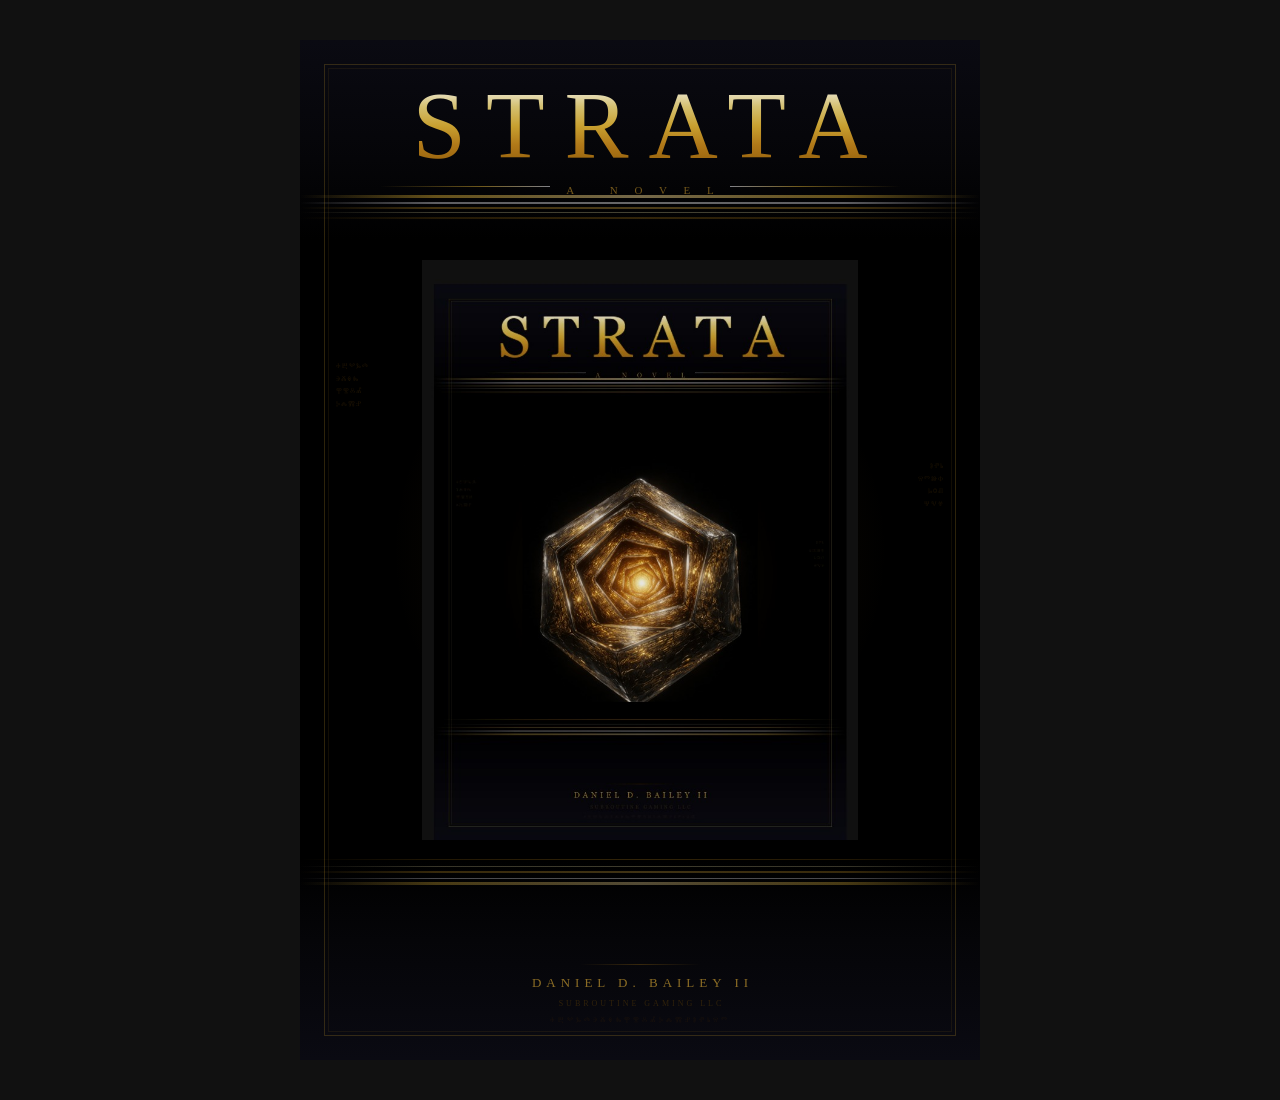
<file: strata-cover.html>
<!DOCTYPE html>
<html lang="en">
<head>
<meta charset="UTF-8">
<title>STRATA — Book Cover</title>
<style>
  * { margin: 0; padding: 0; box-sizing: border-box; }
  body { background: #111; display: flex; justify-content: center; padding: 40px 20px; }
  .cover {
    position: relative;
    width: 680px;
    height: 1020px;
    background: #000;
    overflow: hidden;
    font-family: Georgia, 'Times New Roman', serif;
  }

  .strata-top-1 { position: absolute; top: 0; left: 0; right: 0; height: 200px;
    background: linear-gradient(to bottom, #0a0a12 0%, #050508 60%, transparent 100%); }
  .strata-top-2 { position: absolute; top: 155px; left: 0; right: 0; height: 3px;
    background: linear-gradient(to right, transparent, #c8a030 20%, #e8d090 50%, #c8a030 80%, transparent); opacity: 0.5; }
  .strata-top-3 { position: absolute; top: 162px; left: 0; right: 0; height: 1.5px;
    background: linear-gradient(to right, transparent, #e8e8f0 20%, #fff 50%, #e8e8f0 80%, transparent); opacity: 0.4; }
  .strata-top-4 { position: absolute; top: 167px; left: 0; right: 0; height: 2px;
    background: linear-gradient(to right, transparent, #b88820 20%, #d4a840 50%, #b88820 80%, transparent); opacity: 0.35; }
  .strata-top-5 { position: absolute; top: 172px; left: 0; right: 0; height: 1px;
    background: linear-gradient(to right, transparent, #c8c090 20%, #e0d8a0 50%, #c8c090 80%, transparent); opacity: 0.3; }
  .strata-top-6 { position: absolute; top: 177px; left: 0; right: 0; height: 1.5px;
    background: linear-gradient(to right, transparent, #8a6010 20%, #c89020 50%, #8a6010 80%, transparent); opacity: 0.25; }

  .strata-bot-1 { position: absolute; bottom: 200px; left: 0; right: 0; height: 1.5px;
    background: linear-gradient(to right, transparent, #8a6010 20%, #c89020 50%, #8a6010 80%, transparent); opacity: 0.25; }
  .strata-bot-2 { position: absolute; bottom: 193px; left: 0; right: 0; height: 1px;
    background: linear-gradient(to right, transparent, #c8c090 20%, #e0d8a0 50%, #c8c090 80%, transparent); opacity: 0.3; }
  .strata-bot-3 { position: absolute; bottom: 187px; left: 0; right: 0; height: 2px;
    background: linear-gradient(to right, transparent, #b88820 20%, #d4a840 50%, #b88820 80%, transparent); opacity: 0.35; }
  .strata-bot-4 { position: absolute; bottom: 181px; left: 0; right: 0; height: 1.5px;
    background: linear-gradient(to right, transparent, #e8e8f0 20%, #fff 50%, #e8e8f0 80%, transparent); opacity: 0.4; }
  .strata-bot-5 { position: absolute; bottom: 175px; left: 0; right: 0; height: 3px;
    background: linear-gradient(to right, transparent, #c8a030 20%, #e8d090 50%, #c8a030 80%, transparent); opacity: 0.5; }
  .strata-bot-6 { position: absolute; bottom: 0; left: 0; right: 0; height: 200px;
    background: linear-gradient(to top, #0a0a12 0%, #050508 60%, transparent 100%); }

  .auros-image {
    position: absolute;
    top: 50%;
    left: 50%;
    transform: translate(-50%, -50%);
    width: 580px;
    height: 580px;
    object-fit: contain;
    opacity: 0.95;
  }

  .glow {
    position: absolute;
    top: 50%;
    left: 50%;
    transform: translate(-50%, -50%);
    width: 500px;
    height: 500px;
    background: radial-gradient(ellipse at center,
      rgba(200, 150, 40, 0.12) 0%,
      rgba(180, 120, 20, 0.06) 40%,
      transparent 70%);
    border-radius: 50%;
    pointer-events: none;
  }

  .border-outer {
    position: absolute;
    top: 24px; left: 24px; right: 24px; bottom: 24px;
    border: 1px solid rgba(180, 140, 40, 0.25);
    pointer-events: none;
  }
  .border-inner {
    position: absolute;
    top: 28px; left: 28px; right: 28px; bottom: 28px;
    border: 1px solid rgba(120, 90, 20, 0.15);
    pointer-events: none;
  }

  .title-area {
    position: absolute;
    top: 38px;
    left: 0; right: 0;
    text-align: center;
  }
  .title {
    font-size: 96px;
    font-weight: 400;
    letter-spacing: 20px;
    background: linear-gradient(to bottom,
      #f0ece0 0%,
      #e8e0c0 15%,
      #d4c070 30%,
      #c8a030 50%,
      #b07818 70%,
      #8a5808 100%);
    -webkit-background-clip: text;
    -webkit-text-fill-color: transparent;
    background-clip: text;
    line-height: 1;
    text-shadow: none;
    padding-left: 20px;
  }
  .title-rule-left {
    position: absolute;
    top: 108px; left: 80px;
    width: 170px; height: 1px;
    background: linear-gradient(to right, transparent, #c8a030 60%, #e8e8f0);
    opacity: 0.55;
  }
  .title-rule-right {
    position: absolute;
    top: 108px; right: 80px;
    width: 170px; height: 1px;
    background: linear-gradient(to left, transparent, #c8a030 60%, #e8e8f0);
    opacity: 0.55;
  }
  .subtitle {
    font-size: 11px;
    letter-spacing: 7px;
    color: #8a6820;
    margin-top: 10px;
    opacity: 0.85;
    padding-left: 7px;
  }

  .author-area {
    position: absolute;
    bottom: 52px;
    left: 0; right: 0;
    text-align: center;
  }
  .author-rule {
    width: 120px;
    height: 1px;
    background: linear-gradient(to right, transparent, #6a4a10, transparent);
    margin: 0 auto 10px;
    opacity: 0.5;
  }
  .author {
    font-size: 13px;
    letter-spacing: 5px;
    color: #9a7828;
    padding-left: 5px;
    opacity: 0.9;
  }
  .publisher {
    font-size: 8px;
    letter-spacing: 3px;
    color: #4a3208;
    margin-top: 8px;
    padding-left: 3px;
    opacity: 0.6;
  }

  .script-left {
    position: absolute;
    left: 36px;
    top: 320px;
    font-family: Georgia, serif;
    font-size: 7px;
    color: #4a3008;
    opacity: 0.35;
    line-height: 1.8;
    letter-spacing: 1px;
  }
  .script-right {
    position: absolute;
    right: 36px;
    top: 420px;
    font-family: Georgia, serif;
    font-size: 7px;
    color: #4a3008;
    opacity: 0.3;
    line-height: 1.8;
    letter-spacing: 1px;
    text-align: right;
  }
  .script-bottom {
    position: absolute;
    bottom: 36px;
    left: 0; right: 0;
    text-align: center;
    font-family: Georgia, serif;
    font-size: 7px;
    color: #3a2206;
    opacity: 0.3;
    letter-spacing: 3px;
  }
</style>
</head>
<body>
<div class="cover">

  <div class="strata-top-1"></div>
  <div class="strata-top-2"></div>
  <div class="strata-top-3"></div>
  <div class="strata-top-4"></div>
  <div class="strata-top-5"></div>
  <div class="strata-top-6"></div>

  <div class="glow"></div>
  <img class="auros-image" src="img/strata-cover.jpg" alt="AUROS"/>

  <div class="strata-bot-1"></div>
  <div class="strata-bot-2"></div>
  <div class="strata-bot-3"></div>
  <div class="strata-bot-4"></div>
  <div class="strata-bot-5"></div>
  <div class="strata-bot-6"></div>

  <div class="border-outer"></div>
  <div class="border-inner"></div>

  <div class="title-area">
    <div class="title">STRATA</div>
    <div class="title-rule-left"></div>
    <div class="title-rule-right"></div>
    <div class="subtitle">A &nbsp; N O V E L</div>
  </div>

  <div class="script-left">&#x2C00;&#x2C01;&#x2C02;&#x2C03;&#x2C04;<br>&#x2C05;&#x2C06;&#x2C07;&#x2C08;<br>&#x2C09;&#x2C0A;&#x2C0B;&#x2C0C;<br>&#x2C0D;&#x2C0E;&#x2C0F;&#x2C10;</div>
  <div class="script-right">&#x2C11;&#x2C12;&#x2C13;<br>&#x2C14;&#x2C15;&#x2C16;&#x2C17;<br>&#x2C18;&#x2C19;&#x2C1A;<br>&#x2C1B;&#x2C1C;&#x2C1D;</div>

  <div class="author-area">
    <div class="author-rule"></div>
    <div class="author">DANIEL D. BAILEY II</div>
    <div class="publisher">SUBROUTINE GAMING LLC</div>
  </div>

  <div class="script-bottom">&#x2C00;&#x2C01;&#x2C02;&#x2C03;&#x2C04;&#x2C05;&#x2C06;&#x2C07;&#x2C08;&#x2C09;&#x2C0A;&#x2C0B;&#x2C0C;&#x2C0D;&#x2C0E;&#x2C0F;&#x2C10;&#x2C11;&#x2C12;&#x2C13;&#x2C14;&#x2C15;</div>

</div>
</body>
</html>
</file>
<file: style.css>
/* =============================================
   SUBROUTINE GAMING — SITE STYLESHEET
   ============================================= */

@import url('https://fonts.googleapis.com/css2?family=Rajdhani:wght@500;600;700&family=Share+Tech+Mono&family=Barlow+Condensed:wght@400;600;700;800&display=swap');

:root {
  --neon: #7FD36B;
  --neon-bright: #00FF88;
  --neon-dim: #3a7a2e;
  --bg: #0B0D10;
  --bg-2: #0f1318;
  --bg-panel: #111519;
  --bg-card: rgba(15, 22, 15, 0.85);
  --text: #d8e8d0;
  --text-dim: #7a9a72;
  --border: rgba(127, 211, 107, 0.15);
  --border-bright: rgba(127, 211, 107, 0.4);
  --glow-sm: 0 0 10px rgba(127, 211, 107, 0.4);
  --glow-md: 0 0 24px rgba(127, 211, 107, 0.35);
  --glow-lg: 0 0 60px rgba(127, 211, 107, 0.2);
  --font-display: 'Rajdhani', sans-serif;
  --font-mono: 'Share Tech Mono', monospace;
  --font-body: 'Barlow Condensed', sans-serif;
  --max: 1100px;
  --radius: 4px;
}

*, *::before, *::after { box-sizing: border-box; }
html { scroll-behavior: smooth; }

body {
  margin: 0;
  font-family: var(--font-body);
  font-size: 18px;
  background-color: var(--bg);
  color: var(--text);
  overflow-x: hidden;
  min-height: 100vh;
}

body::before {
  content: '';
  position: fixed;
  inset: 0;
  pointer-events: none;
  z-index: 0;
  background:
    radial-gradient(ellipse 80% 50% at 50% -10%, rgba(0, 255, 136, 0.07) 0%, transparent 60%),
    radial-gradient(ellipse 40% 30% at 90% 20%, rgba(127, 211, 107, 0.05) 0%, transparent 50%);
}

body::after {
  content: '';
  position: fixed;
  inset: 0;
  pointer-events: none;
  z-index: 0;
  opacity: 0.04;
  background-image:
    linear-gradient(rgba(127,211,107,0.8) 1px, transparent 1px),
    linear-gradient(90deg, rgba(127,211,107,0.8) 1px, transparent 1px);
  background-size: 40px 40px;
}

a { color: inherit; text-decoration: none; }

.wrap {
  width: min(var(--max), calc(100% - 40px));
  margin: 0 auto;
  position: relative;
  z-index: 1;
}

/* =============================================
   SCANLINES
   ============================================= */
.scanlines {
  position: fixed;
  inset: 0;
  pointer-events: none;
  z-index: 999;
  background: repeating-linear-gradient(
    0deg,
    transparent,
    transparent 2px,
    rgba(0, 0, 0, 0.04) 2px,
    rgba(0, 0, 0, 0.04) 4px
  );
}

/* =============================================
   TOPBAR / NAV
   ============================================= */
.topbar {
  position: sticky;
  top: 0;
  z-index: 100;
  border-bottom: 1px solid var(--border);
  background: rgba(11, 13, 16, 0.92);
  backdrop-filter: blur(20px);
}

.topbar::after {
  content: '';
  position: absolute;
  bottom: -1px;
  left: 0; right: 0;
  height: 1px;
  background: linear-gradient(90deg, transparent, var(--neon), transparent);
  opacity: 0.5;
}

.topbar-inner {
  display: flex;
  align-items: center;
  justify-content: space-between;
  gap: 16px;
  padding: 12px 0;
}

.brand {
  display: flex;
  align-items: center;
  gap: 12px;
  font-family: var(--font-display);
  font-weight: 700;
  font-size: 1.3rem;
  letter-spacing: 0.08em;
  text-transform: uppercase;
  color: var(--neon);
  text-shadow: var(--glow-sm);
}

.brand-logo {
  width: 36px;
  height: 36px;
  object-fit: cover;
  border-radius: 4px;
  filter: drop-shadow(0 0 8px rgba(127, 211, 107, 0.5));
}

.nav { display: flex; gap: 0; }

.nav a {
  font-family: var(--font-mono);
  font-size: 0.82rem;
  color: var(--text-dim);
  letter-spacing: 0.1em;
  text-transform: uppercase;
  padding: 8px 14px;
  border: 1px solid transparent;
  transition: all 0.2s;
  position: relative;
}

.nav a:hover,
.nav a.active {
  color: var(--neon);
  border-color: var(--border);
  text-shadow: var(--glow-sm);
}

.nav a::before { content: '> '; opacity: 0; transition: opacity 0.2s; }
.nav a:hover::before { opacity: 1; }

/* =============================================
   SECTION SHARED
   ============================================= */
.section { padding: 10px 0 60px; }

.section-label {
  display: flex;
  align-items: center;
  gap: 14px;
  font-family: var(--font-mono);
  font-size: 0.78rem;
  letter-spacing: 0.2em;
  text-transform: uppercase;
  color: var(--neon);
  margin-bottom: 8px;
}

.section-label::before {
  content: '';
  display: block;
  width: 30px; height: 1px;
  background: var(--neon);
  box-shadow: var(--glow-sm);
}

h2 {
  font-family: var(--font-display);
  font-size: clamp(2rem, 4vw, 3rem);
  font-weight: 700;
  text-transform: uppercase;
  letter-spacing: 0.05em;
  margin: 0 0 6px;
  color: #fff;
}

.section-meta {
  font-family: var(--font-mono);
  font-size: 0.88rem;
  color: var(--text-dim);
  margin-bottom: 36px;
  max-width: 55ch;
  line-height: 1.7;
}

/* =============================================
   CHIPS / BADGES
   ============================================= */
.chip {
  display: inline-flex;
  align-items: center;
  gap: 6px;
  padding: 6px 12px;
  border-radius: 3px;
  font-family: var(--font-mono);
  font-size: 0.78rem;
  letter-spacing: 0.08em;
  text-transform: uppercase;
  border: 1px solid rgba(127,211,107,0.15);
  color: var(--text-dim);
}

.chip.highlight {
  border-color: rgba(127,211,107,0.35);
  color: var(--neon);
  background: rgba(127,211,107,0.04);
}

/* =============================================
   STATUS BADGES
   ============================================= */
.game-status {
  display: inline-flex;
  align-items: center;
  gap: 8px;
  font-family: var(--font-mono);
  font-size: 0.76rem;
  letter-spacing: 0.12em;
  text-transform: uppercase;
  color: var(--neon);
  margin-bottom: 12px;
}

.game-status-dot {
  width: 6px; height: 6px;
  border-radius: 50%;
  background: var(--neon);
  box-shadow: 0 0 8px var(--neon);
}

.game-status.playable { color: #00FF88; }
.game-status.playable .game-status-dot { background: #00FF88; box-shadow: 0 0 8px #00FF88; }
.game-status.soon { color: var(--neon); }
.game-status.wip { color: #7a9a72; }
.game-status.wip .game-status-dot { background: #7a9a72; box-shadow: none; }

@keyframes pulse { 0%, 100% { opacity: 1; } 50% { opacity: 0.4; } }
.status-dot { animation: pulse 2s infinite; }

/* =============================================
   BUTTONS
   ============================================= */
.btn {
  display: inline-flex;
  align-items: center;
  gap: 10px;
  padding: 12px 22px;
  font-family: var(--font-display);
  font-weight: 700;
  font-size: 1rem;
  letter-spacing: 0.12em;
  text-transform: uppercase;
  border-radius: var(--radius);
  transition: all 0.2s;
  cursor: pointer;
  border: none;
  text-decoration: none;
}

.btn-primary {
  background: transparent;
  color: var(--neon);
  border: 1px solid var(--neon-dim);
  box-shadow: inset 0 0 20px rgba(127, 211, 107, 0.05), var(--glow-sm);
}

.btn-primary:hover {
  background: rgba(127, 211, 107, 0.1);
  border-color: var(--neon);
  box-shadow: inset 0 0 30px rgba(127, 211, 107, 0.1), var(--glow-md);
  transform: translateY(-2px);
}

.btn-secondary {
  background: transparent;
  color: var(--text-dim);
  border: 1px solid rgba(255, 255, 255, 0.08);
}

.btn-secondary:hover {
  color: var(--text);
  border-color: rgba(255, 255, 255, 0.2);
  transform: translateY(-2px);
}

/* Streaming buttons */
.stream-btn {
  display: inline-flex;
  align-items: center;
  gap: 8px;
  padding: 9px 18px;
  border-radius: var(--radius);
  font-family: var(--font-display);
  font-weight: 700;
  font-size: 0.95rem;
  letter-spacing: 0.1em;
  text-transform: uppercase;
  text-decoration: none;
  transition: all 0.2s;
  border: 1px solid;
}

.stream-btn.spotify { color: #1DB954; border-color: rgba(29,185,84,0.4); background: rgba(29,185,84,0.05); }
.stream-btn.spotify:hover { background: rgba(29,185,84,0.12); border-color: #1DB954; box-shadow: 0 0 20px rgba(29,185,84,0.2); transform: translateY(-2px); }
.stream-btn.amazon { color: #FF9900; border-color: rgba(255,153,0,0.4); background: rgba(255,153,0,0.05); }
.stream-btn.amazon:hover { background: rgba(255,153,0,0.12); border-color: #FF9900; box-shadow: 0 0 20px rgba(255,153,0,0.2); transform: translateY(-2px); }

/* =============================================
   CORNER DECORATIONS
   ============================================= */
.corner-deco {
  position: absolute;
  width: 20px; height: 20px;
  z-index: 2;
}

.corner-deco::before, .corner-deco::after {
  content: '';
  position: absolute;
  background: var(--neon);
}

.corner-deco::before { width: 100%; height: 1px; top: 0; left: 0; }
.corner-deco::after  { width: 1px; height: 100%; top: 0; left: 0; }
.corner-deco.tr { top: 0; right: 0; transform: rotate(90deg); }
.corner-deco.bl { bottom: 0; left: 0; transform: rotate(270deg); }
.corner-deco.br { bottom: 0; right: 0; transform: rotate(180deg); }

/* =============================================
   FOOTER
   ============================================= */
.footer {
  padding: 40px 0;
  border-top: 1px solid var(--border);
  position: relative;
}

.footer-inner {
  display: flex;
  align-items: center;
  justify-content: space-between;
  gap: 24px;
  flex-wrap: wrap;
}

.footer-brand {
  font-family: var(--font-display);
  font-size: 1.4rem;
  font-weight: 700;
  text-transform: uppercase;
  letter-spacing: 0.1em;
  color: var(--neon);
  text-shadow: var(--glow-sm);
}

.footer-tagline {
  font-family: var(--font-mono);
  font-size: 0.78rem;
  color: var(--text-dim);
  letter-spacing: 0.1em;
  margin-top: 4px;
  text-transform: uppercase;
}

.footer-right { text-align: right; }

.footer-url {
  font-family: var(--font-mono);
  font-size: 0.88rem;
  color: var(--neon);
  letter-spacing: 0.08em;
}

.footer-copy {
  font-family: var(--font-mono);
  font-size: 0.78rem;
  color: var(--text-dim);
  margin-top: 4px;
}

/* =============================================
   RESPONSIVE
   ============================================= */
@media (max-width: 600px) {
  .nav a span { display: none; }
  .footer-inner { flex-direction: column; align-items: flex-start; }
  .footer-right { text-align: left; }
}
</file>
